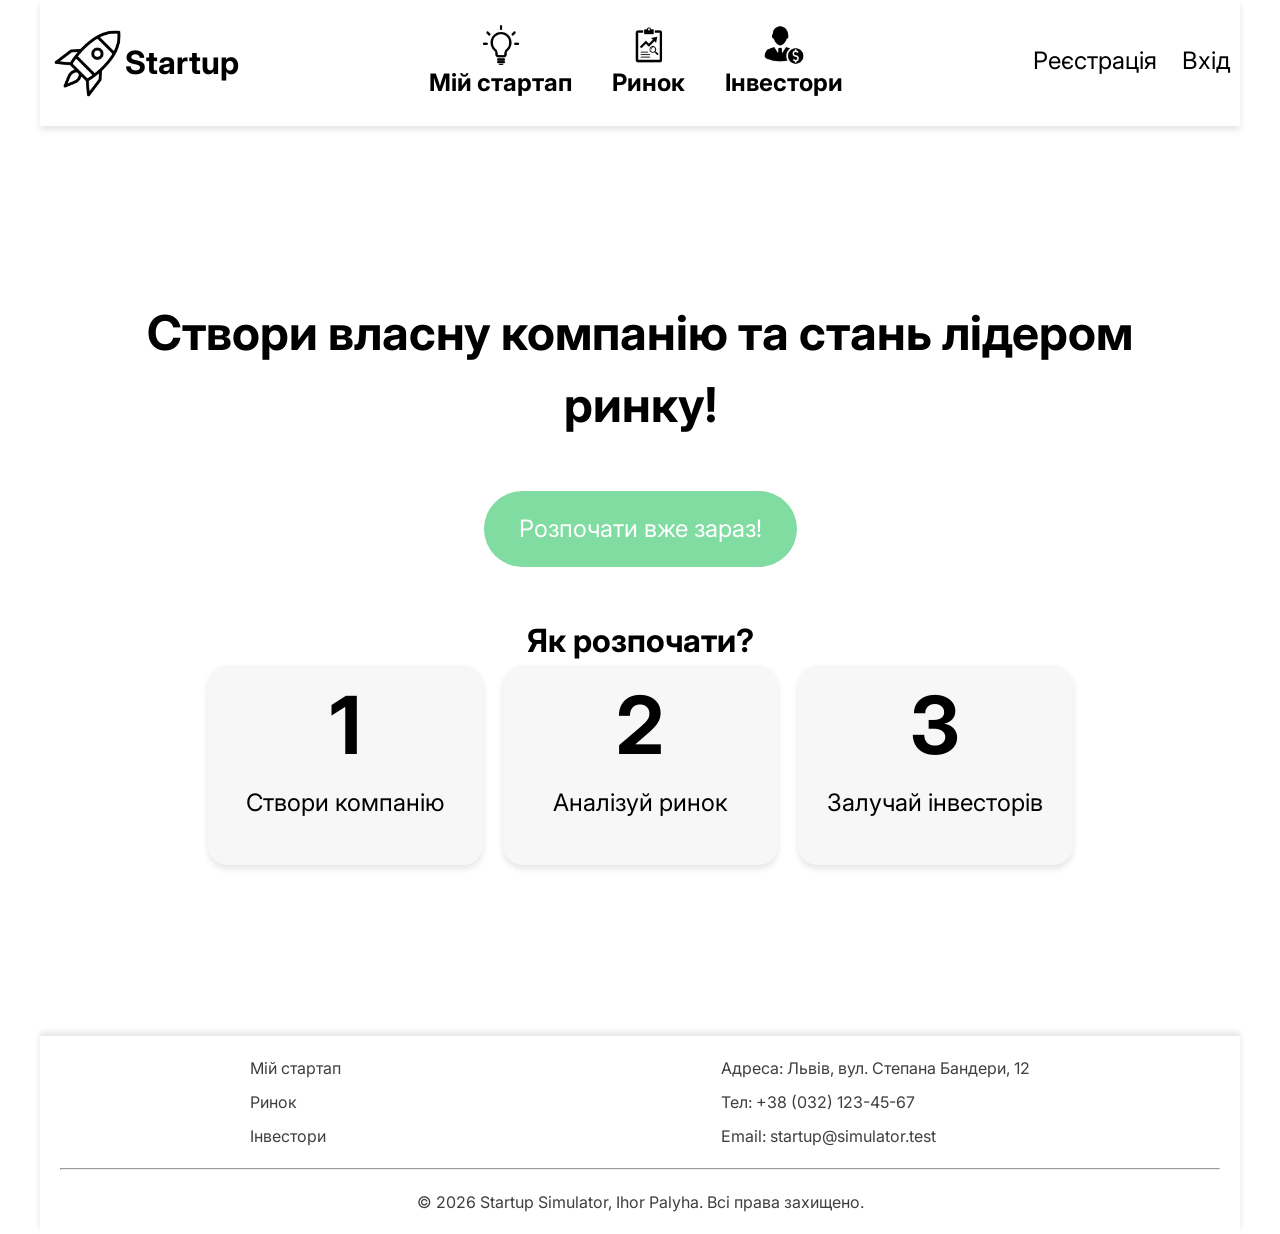
<file: lab1/index.html>
<!doctype html>
<html lang="en">
  <head>
    <meta charset="UTF-8" />
    <meta name="viewport" content="width=device-width, initial-scale=1.0" />
    <title>Startup</title>
    <link
      href="https://fonts.googleapis.com/css2?family=Inter:wght@300&display=swap"
      rel="stylesheet"
    />
    <link rel="stylesheet" href="src/css/clear.css" />
    <link rel="stylesheet" href="src/css/main.css" />
    <link rel="stylesheet" href="src/css/index.css" />
  </head>
  <body>
    <header class="header wrapper">
      <a href="index.html" class="header-main">
        <img class="header-logo" src="src/images/logo-icon.png" />
        <h1 class="header-text">Startup</h1>
      </a>

      <nav class="navigation">
        <ul class="navigation-list">
          <li>
            <a href="pages/my-startup.html" class="navigation-item">
              <img
                class="navigation-icon"
                src="src/images/startup-icon.png"
                alt="Мій стартап"
              />
              <h2 class="navigation-text">Мій стартап</h2>
            </a>
          </li>
          <li>
            <a href="pages/market.html" class="navigation-item">
              <img
                class="navigation-icon"
                src="src/images/market-icon.png"
                alt="Ринок"
              />
              <h2 class="navigation-text">Ринок</h2>
            </a>
          </li>
          <li>
            <a href="pages/investors.html" class="navigation-item">
              <img
                class="navigation-icon"
                src="src/images/investor-icon.png"
                alt="Інвестори"
              />
              <h2 class="navigation-text">Інвестори</h2>
            </a>
          </li>
        </ul>
      </nav>

      <div class="auth">
        <a class="auth-item" href="./pages/register.html">Реєстрація</a>
        <a class="auth-item" href="./pages/login.html">Вхід</a>
      </div>
    </header>

    <main class="wrapper">
      <section id="main" class="main-section">
        <h3 class="main-text">
          Створи власну компанію та стань лідером ринку!
        </h3>
        <button class="button green">
          <a href="pages/create-startup.html">Розпочати вже зараз!</a>
        </button>

        <div class="how-to-start">
          <h3 class="how-to-start-title">Як розпочати?</h3>
          <ul class="how-to-start-list">
            <li class="how-to-start-element">
              <h3 class="how-to-start-number">1</h3>
              <p class="how-to-start-text">Створи компанію</p>
            </li>
            <li class="how-to-start-element">
              <h3 class="how-to-start-number">2</h3>
              <p class="how-to-start-text">Аналізуй ринок</p>
            </li>
            <li class="how-to-start-element">
              <h3 class="how-to-start-number">3</h3>
              <p class="how-to-start-text">Залучай інвесторів</p>
            </li>
          </ul>
        </div>
      </section>
    </main>

    <footer class="footer wrapper">
      <div class="footer-content">
        <nav class="footer-navigation">
          <ul class="footer-navigation-list">
            <li class="footer-navigation-item">
              <a href="pages/my-startup.html">Мій стартап </a>
            </li>
            <li class="footer-navigation-item">
              <a href="pages/market.html">Ринок </a>
            </li>
            <li class="footer-navigation-item">
              <a href="pages/investors.html">Інвестори </a>
            </li>
          </ul>
        </nav>
        <ul class="footer-address-list">
          <li>Адреса: Львів, вул. Степана Бандери, 12</li>
          <li>Тел: +38 (032) 123-45-67</li>
          <li>Email: startup@simulator.test</li>
        </ul>
      </div>
      <hr />
      <p class="footer-author">
        © 2026 Startup Simulator, Ihor Palyha. Всі права захищено.
      </p>
    </footer>
  </body>
</html>
</file>
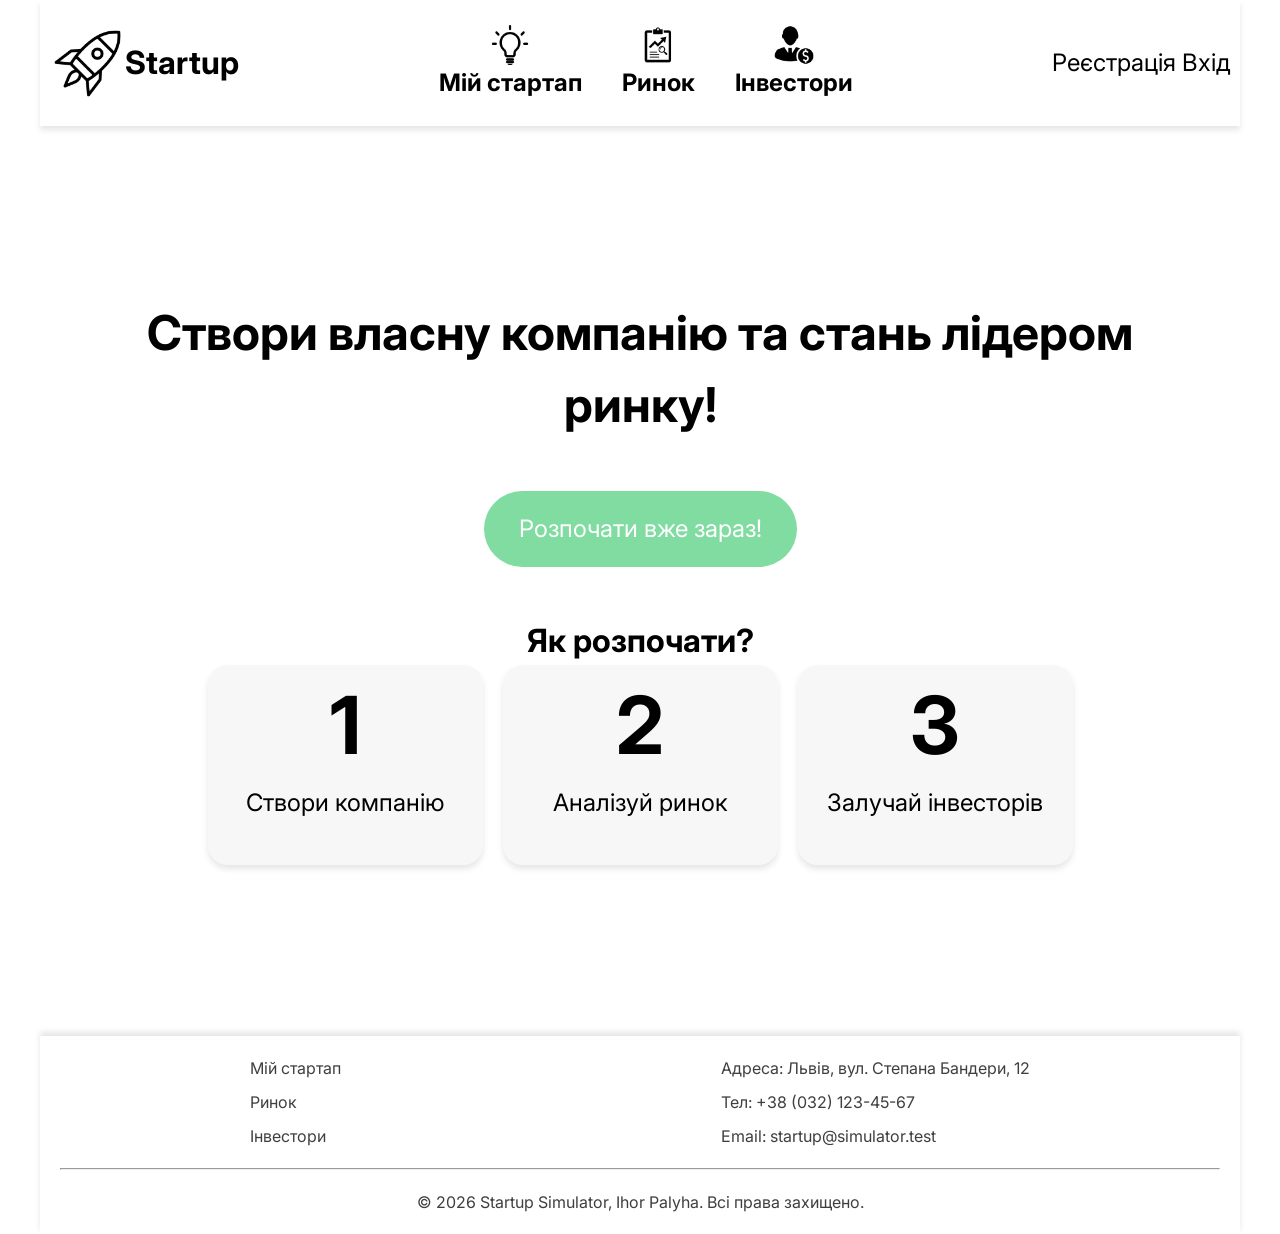
<file: lab2/index.html>
<!doctype html>
<html lang="en">
  <head>
    <meta charset="UTF-8" />
    <meta name="viewport" content="width=device-width, initial-scale=1.0" />
    <title>Startup</title>
    <link
      href="https://fonts.googleapis.com/css2?family=Inter:wght@300&display=swap"
      rel="stylesheet"
    />
    <link rel="stylesheet" href="src/css/clear.css" />
    <link rel="stylesheet" href="src/css/main.css" />
    <link rel="stylesheet" href="src/css/index.css" />
    <script type="module" src="src/js/menu.js"></script>
  </head>
  <body>
    <script src="src/js/authCheck.js"></script>
    <header class="header wrapper">
      <a href="index.html" class="header-main">
        <img class="header-logo" src="src/images/logo-icon.png" />
        <h1 class="header-text">Startup</h1>
      </a>

      <button class="burger" id="burger" aria-label="Меню">
        <span></span>
        <span></span>
        <span></span>
      </button>

      <nav id="nav" class="navigation">
        <ul class="navigation-list">
          <li>
            <a href="pages/my-startup.html" class="navigation-item">
              <img
                class="navigation-icon"
                src="src/images/startup-icon.png"
                alt="Мій стартап"
              />
              <h2 class="navigation-text">Мій стартап</h2>
            </a>
          </li>
          <li>
            <a href="pages/market.html" class="navigation-item">
              <img
                class="navigation-icon"
                src="src/images/market-icon.png"
                alt="Ринок"
              />
              <h2 class="navigation-text">Ринок</h2>
            </a>
          </li>
          <li>
            <a href="pages/investors.html" class="navigation-item">
              <img
                class="navigation-icon"
                src="src/images/investor-icon.png"
                alt="Інвестори"
              />
              <h2 class="navigation-text">Інвестори</h2>
            </a>
          </li>
        </ul>
      </nav>

      <div class="auth guest-only">
        <a class="auth-item" href="pages/register.html">Реєстрація</a>
        <a class="auth-item" href="pages/login.html">Вхід</a>
      </div>

      <div class="auth-only">
        <a class="auth-item" onclick="logout()">Вихід</a>
      </div>
    </header>

    <main class="wrapper">
      <section id="main" class="main-section">
        <h3 class="main-text">
          Створи власну компанію та стань лідером ринку!
        </h3>
        <button class="button green">
          <a href="pages/create-startup.html">Розпочати вже зараз!</a>
        </button>

        <div class="how-to-start">
          <h3 class="how-to-start-title">Як розпочати?</h3>
          <ul class="how-to-start-list">
            <li class="how-to-start-element">
              <h3 class="how-to-start-number">1</h3>
              <p class="how-to-start-text">Створи компанію</p>
            </li>
            <li class="how-to-start-element">
              <h3 class="how-to-start-number">2</h3>
              <p class="how-to-start-text">Аналізуй ринок</p>
            </li>
            <li class="how-to-start-element">
              <h3 class="how-to-start-number">3</h3>
              <p class="how-to-start-text">Залучай інвесторів</p>
            </li>
          </ul>
        </div>
      </section>
    </main>

    <footer class="footer wrapper">
      <div class="footer-content">
        <nav class="footer-navigation">
          <ul class="footer-navigation-list">
            <li class="footer-navigation-item">
              <a href="pages/my-startup.html">Мій стартап </a>
            </li>
            <li class="footer-navigation-item">
              <a href="pages/market.html">Ринок </a>
            </li>
            <li class="footer-navigation-item">
              <a href="pages/investors.html">Інвестори </a>
            </li>
          </ul>
        </nav>
        <ul class="footer-address-list">
          <li>Адреса: Львів, вул. Степана Бандери, 12</li>
          <li>Тел: +38 (032) 123-45-67</li>
          <li>Email: startup@simulator.test</li>
        </ul>
      </div>
      <hr />
      <p class="footer-author">
        © 2026 Startup Simulator, Ihor Palyha. Всі права захищено.
      </p>
    </footer>
  </body>
</html>
</file>
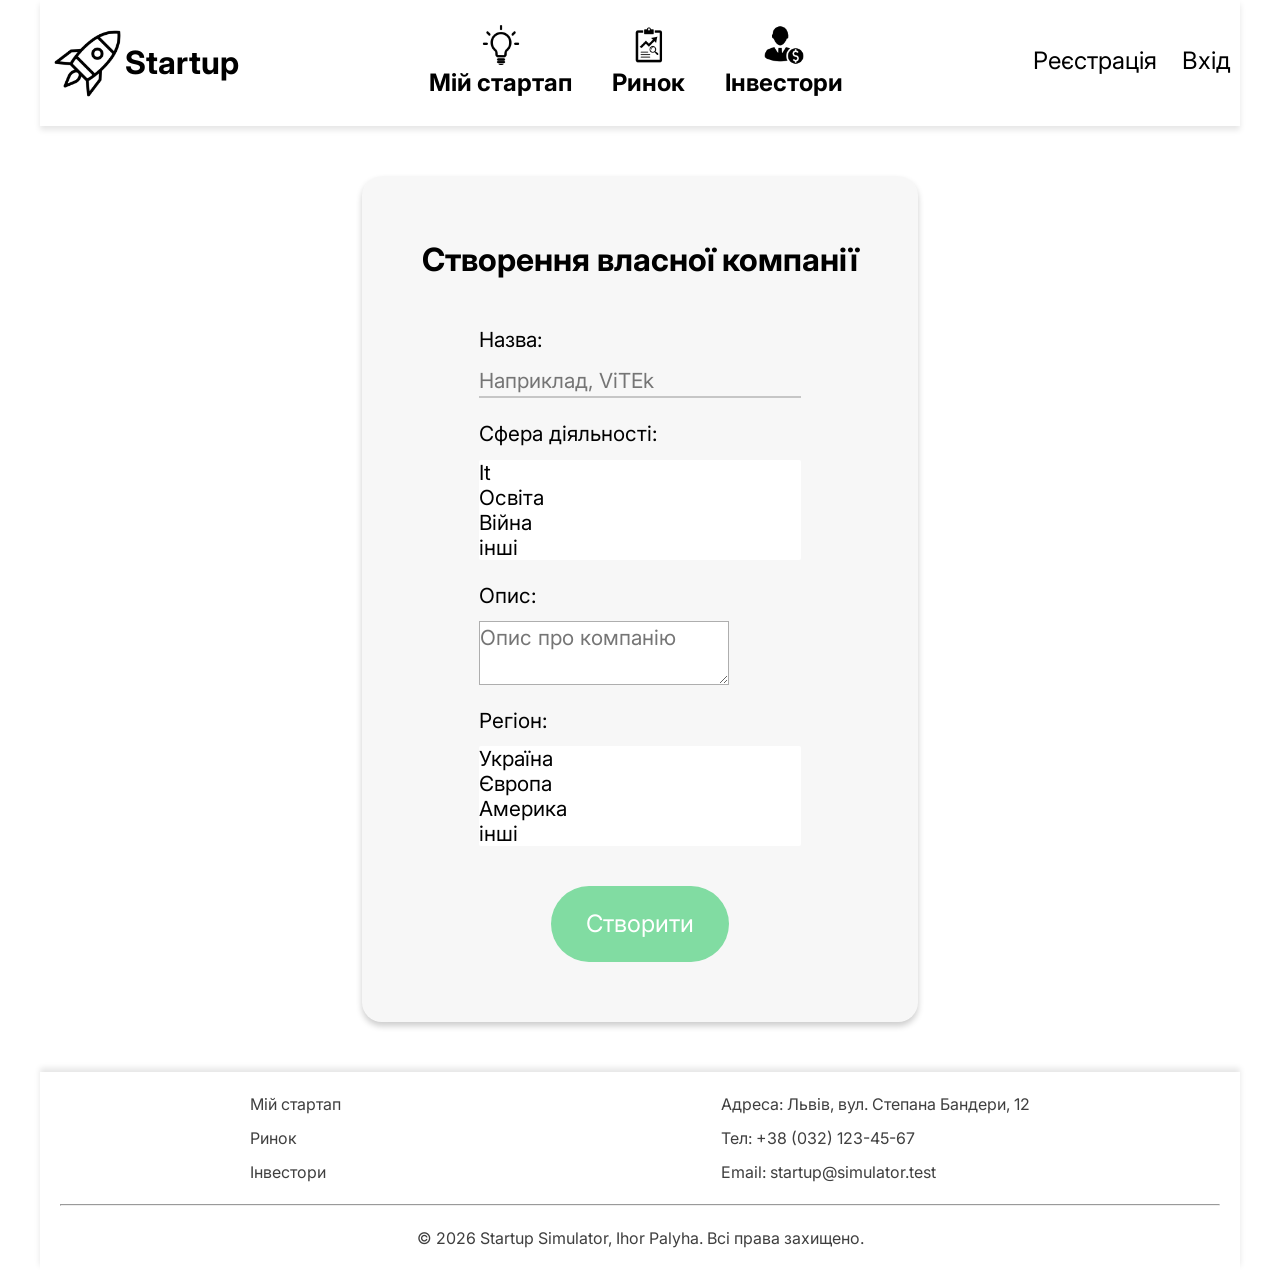
<file: lab1/pages/create-startup.html>
<!doctype html>
<html lang="en">
  <head>
    <meta charset="UTF-8" />
    <meta name="viewport" content="width=device-width, initial-scale=1.0" />
    <title>Startup login</title>
    <link
      href="https://fonts.googleapis.com/css2?family=Inter:wght@300&display=swap"
      rel="stylesheet"
    />
    <link rel="stylesheet" href="../src/css/clear.css" />
    <link rel="stylesheet" href="../src/css/main.css" />
    <link rel="stylesheet" href="../src/css/create-startup.css" />
  </head>
  <body>
    <header class="header wrapper">
      <a href="../index.html" class="header-main">
        <img class="header-logo" src="../src/images/logo-icon.png" />
        <h1 class="header-text">Startup</h1>
      </a>

      <nav class="navigation">
        <ul class="navigation-list">
          <li>
            <a href="../pages/my-startup.html" class="navigation-item">
              <img
                class="navigation-icon"
                src="../src/images/startup-icon.png"
                alt="Мій стартап"
              />
              <h2 class="navigation-text">Мій стартап</h2>
            </a>
          </li>
          <li>
            <a href="../pages/market.html" class="navigation-item">
              <img
                class="navigation-icon"
                src="../src/images/market-icon.png"
                alt="Ринок"
              />
              <h2 class="navigation-text">Ринок</h2>
            </a>
          </li>
          <li>
            <a href="../pages/investors.html" class="navigation-item">
              <img
                class="navigation-icon"
                src="../src/images/investor-icon.png"
                alt="Інвестори"
              />
              <h2 class="navigation-text">Інвестори</h2>
            </a>
          </li>
        </ul>
      </nav>

      <div class="auth">
        <a class="auth-item" href="../pages/register.html">Реєстрація</a>
        <a class="auth-item" href="../pages/login.html">Вхід</a>
      </div>
    </header>

    <main class="wrapper">
      <section id="startup" class="startup-section">
        <form class="startup-form">
          <h3 class="startup-title">Створення власної компанії</h3>
          <div class="startup-form-content">
            <div class="startup-form-item">
              <label class="startup-form-label" for="company"> Назва: </label>
              <input
                class="startup-form-input"
                name="company"
                placeholder="Наприклад, ViTEk"
              />
            </div>

            <div class="startup-form-item">
              <label class="startup-form-label" for="field">
                Сфера діяльності:
              </label>
              <select class="startup-form-input" name="field" multiple>
                <option value="it">It</option>
                <option value="school">Освіта</option>
                <option value="war">Війна</option>
                <option value="other">інші</option>
              </select>
            </div>

            <div class="startup-form-item">
              <label class="startup-form-label" for="description">
                Опис:
              </label>
              <textarea
                class="startup-form-input"
                placeholder="Опис про компанію"
                name="description"
              ></textarea>
            </div>

            <div class="startup-form-item">
              <label class="startup-form-label" for="region"> Регіон: </label>
              <select class="startup-form-input" name="field" multiple>
                <option value="ukraine">Україна</option>
                <option value="europe">Європа</option>
                <option value="usa">Америка</option>
                <option value="other">інші</option>
              </select>
            </div>
          </div>
          <button class="button green">Створити</button>
        </form>
      </section>
    </main>

    <footer class="footer wrapper">
      <div class="footer-content">
        <nav class="footer-navigation">
          <ul class="footer-navigation-list">
            <li class="footer-navigation-item">
              <a href="../pages/my-startup.html">Мій стартап </a>
            </li>
            <li class="footer-navigation-item">
              <a href="../pages/market.html">Ринок </a>
            </li>
            <li class="footer-navigation-item">
              <a href="../pages/investors.html">Інвестори </a>
            </li>
          </ul>
        </nav>
        <ul class="footer-address-list">
          <li>Адреса: Львів, вул. Степана Бандери, 12</li>
          <li>Тел: +38 (032) 123-45-67</li>
          <li>Email: startup@simulator.test</li>
        </ul>
      </div>
      <hr />
      <p class="footer-author">
        © 2026 Startup Simulator, Ihor Palyha. Всі права захищено.
      </p>
    </footer>
  </body>
</html>
</file>
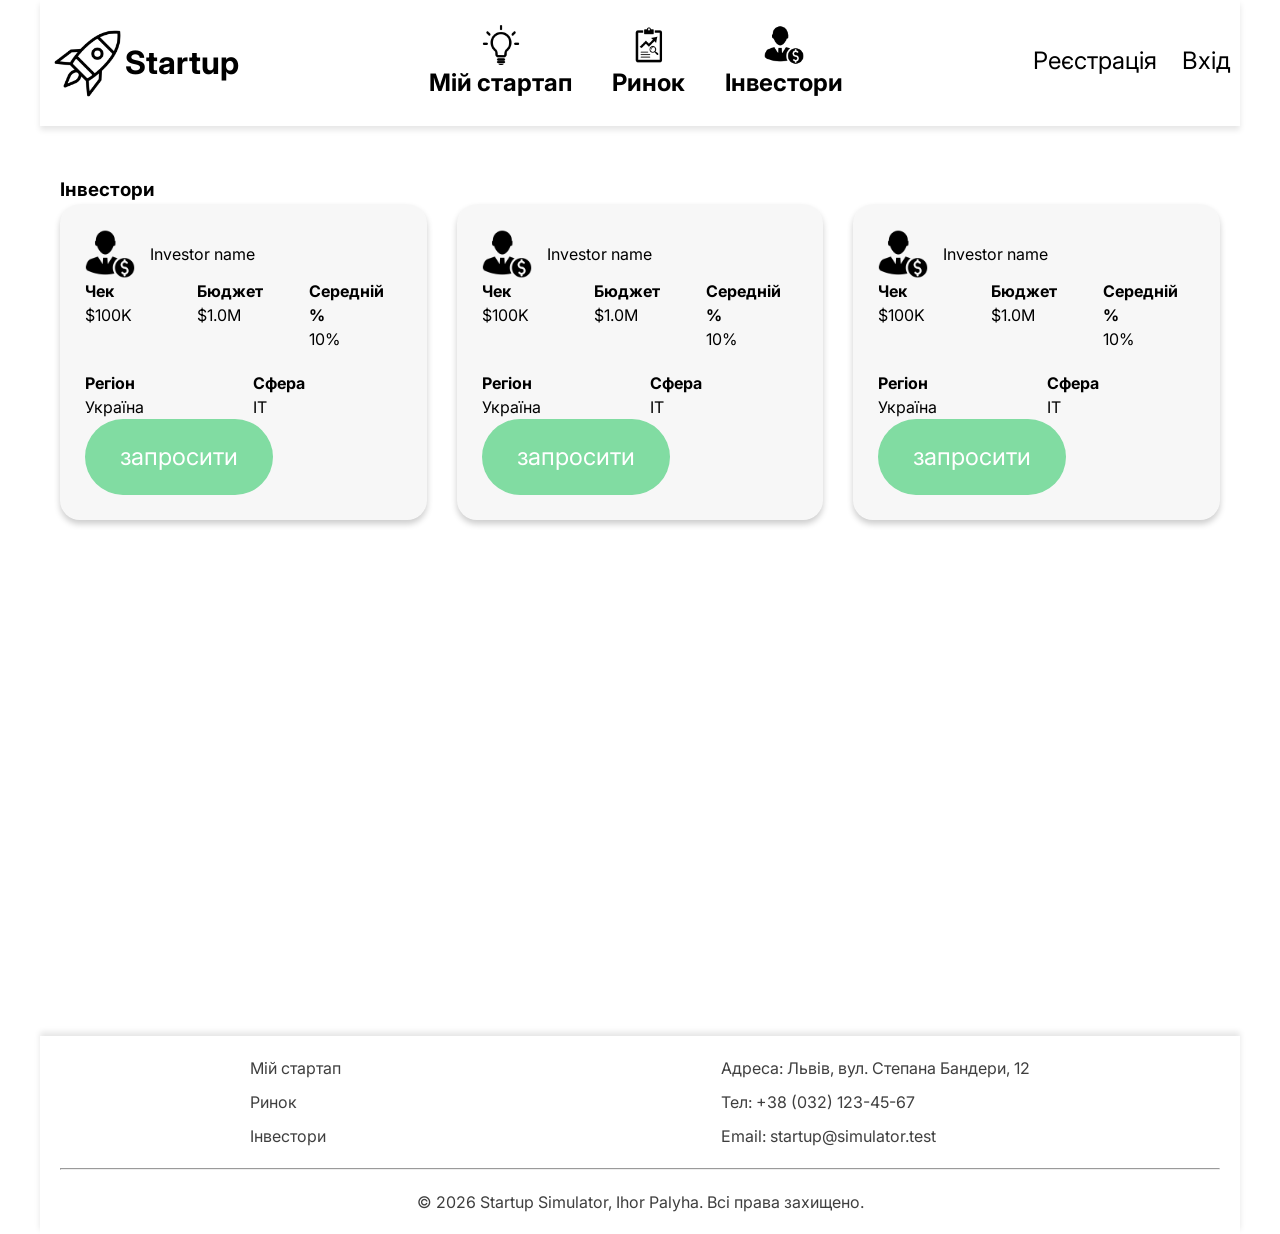
<file: lab1/pages/investors.html>
<!doctype html>
<html lang="en">
  <head>
    <meta charset="UTF-8" />
    <meta name="viewport" content="width=device-width, initial-scale=1.0" />
    <title>Startup investors</title>
    <link
      href="https://fonts.googleapis.com/css2?family=Inter:wght@300&display=swap"
      rel="stylesheet"
    />
    <link rel="stylesheet" href="../src/css/clear.css" />
    <link rel="stylesheet" href="../src/css/main.css" />
    <link rel="stylesheet" href="../src/css/investors.css" />
  </head>
  <body>
    <header class="header wrapper">
      <a href="../index.html" class="header-main">
        <img class="header-logo" src="../src/images/logo-icon.png" />
        <h1 class="header-text">Startup</h1>
      </a>

      <nav class="navigation">
        <ul class="navigation-list">
          <li>
            <a href="../pages/my-startup.html" class="navigation-item">
              <img
                class="navigation-icon"
                src="../src/images/startup-icon.png"
                alt="Мій стартап"
              />
              <h2 class="navigation-text">Мій стартап</h2>
            </a>
          </li>
          <li>
            <a href="../pages/market.html" class="navigation-item">
              <img
                class="navigation-icon"
                src="../src/images/market-icon.png"
                alt="Ринок"
              />
              <h2 class="navigation-text">Ринок</h2>
            </a>
          </li>
          <li>
            <a href="../pages/investors.html" class="navigation-item">
              <img
                class="navigation-icon"
                src="../src/images/investor-icon.png"
                alt="Інвестори"
              />
              <h2 class="navigation-text">Інвестори</h2>
            </a>
          </li>
        </ul>
      </nav>

      <div class="auth">
        <a class="auth-item" href="../pages/register.html">Реєстрація</a>
        <a class="auth-item" href="../pages/login.html">Вхід</a>
      </div>
    </header>

    <main class="wrapper">
      <section id="investors" class="investors-section">
        <h3 class="investors-title">Інвестори</h3>

        <ul class="investor-list">
          <li class="investor-item">
            <div class="investor-header">
              <img
                class="investor-icon"
                src="../src/images/investor-icon.png"
                alt="Investor icon"
              />
              <p class="investor-name">Investor name</p>
            </div>

            <div class="investor-body">
              <div class="investor-check">
                <div class="investor-block-item">
                  <h4>Чек</h4>
                  <p>$100K</p>
                </div>

                <div class="investor-block-item">
                  <h4>Бюджет</h4>
                  <p>$1.0M</p>
                </div>

                <div class="investor-block-item">
                  <h4>Середній %</h4>
                  <p>10%</p>
                </div>
              </div>

              <div class="investor-info">
                <div class="investor-block-item">
                  <h4>Регіон</h4>
                  <p>Україна</p>
                </div>

                <div class="investor-block-item">
                  <h4>Сфера</h4>
                  <p>IT</p>
                </div>
              </div>
            </div>

            <button type="button" class="button green investor-button">
              запросити
            </button>
          </li>
          <li class="investor-item">
            <div class="investor-header">
              <img
                class="investor-icon"
                src="../src/images/investor-icon.png"
                alt="Investor icon"
              />
              <p class="investor-name">Investor name</p>
            </div>

            <div class="investor-body">
              <div class="investor-check">
                <div class="investor-block-item">
                  <h4>Чек</h4>
                  <p>$100K</p>
                </div>

                <div class="investor-block-item">
                  <h4>Бюджет</h4>
                  <p>$1.0M</p>
                </div>

                <div class="investor-block-item">
                  <h4>Середній %</h4>
                  <p>10%</p>
                </div>
              </div>

              <div class="investor-info">
                <div class="investor-block-item">
                  <h4>Регіон</h4>
                  <p>Україна</p>
                </div>

                <div class="investor-block-item">
                  <h4>Сфера</h4>
                  <p>IT</p>
                </div>
              </div>
            </div>

            <button type="button" class="button green investor-button">
              запросити
            </button>
          </li>
          <li class="investor-item">
            <div class="investor-header">
              <img
                class="investor-icon"
                src="../src/images/investor-icon.png"
                alt="Investor icon"
              />
              <p class="investor-name">Investor name</p>
            </div>

            <div class="investor-body">
              <div class="investor-check">
                <div class="investor-block-item">
                  <h4>Чек</h4>
                  <p>$100K</p>
                </div>

                <div class="investor-block-item">
                  <h4>Бюджет</h4>
                  <p>$1.0M</p>
                </div>

                <div class="investor-block-item">
                  <h4>Середній %</h4>
                  <p>10%</p>
                </div>
              </div>

              <div class="investor-info">
                <div class="investor-block-item">
                  <h4>Регіон</h4>
                  <p>Україна</p>
                </div>

                <div class="investor-block-item">
                  <h4>Сфера</h4>
                  <p>IT</p>
                </div>
              </div>
            </div>

            <button type="button" class="button green investor-button">
              запросити
            </button>
          </li>
        </ul>
      </section>
    </main>

    <footer class="footer wrapper">
      <div class="footer-content">
        <nav class="footer-navigation">
          <ul class="footer-navigation-list">
            <li class="footer-navigation-item">
              <a href="../pages/my-startup.html">Мій стартап </a>
            </li>
            <li class="footer-navigation-item">
              <a href="../pages/market.html">Ринок </a>
            </li>
            <li class="footer-navigation-item">
              <a href="../pages/investors.html">Інвестори </a>
            </li>
          </ul>
        </nav>
        <ul class="footer-address-list">
          <li>Адреса: Львів, вул. Степана Бандери, 12</li>
          <li>Тел: +38 (032) 123-45-67</li>
          <li>Email: startup@simulator.test</li>
        </ul>
      </div>
      <hr />
      <p class="footer-author">
        © 2026 Startup Simulator, Ihor Palyha. Всі права захищено.
      </p>
    </footer>
  </body>
</html>
</file>
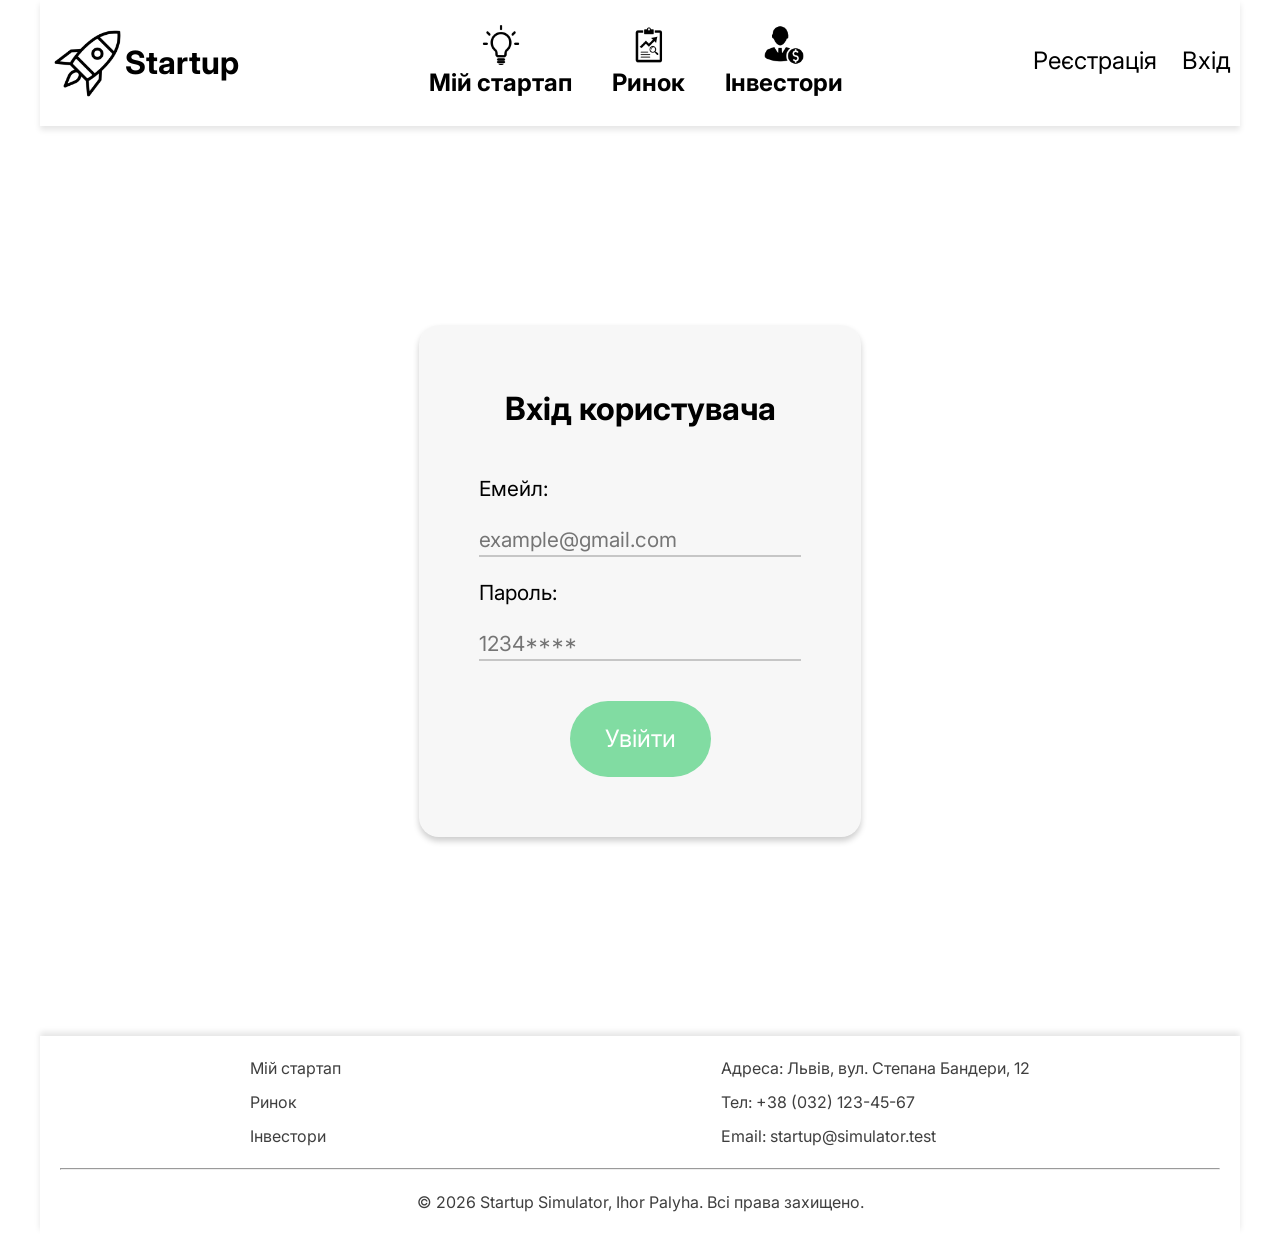
<file: lab1/pages/login.html>
<!doctype html>
<html lang="en">
  <head>
    <meta charset="UTF-8" />
    <meta name="viewport" content="width=device-width, initial-scale=1.0" />
    <title>Startup login</title>
    <link
      href="https://fonts.googleapis.com/css2?family=Inter:wght@300&display=swap"
      rel="stylesheet"
    />
    <link rel="stylesheet" href="../src/css/clear.css" />
    <link rel="stylesheet" href="../src/css/main.css" />
    <link rel="stylesheet" href="../src/css/login.css" />
  </head>
  <body>
    <header class="header wrapper">
      <a href="../index.html" class="header-main">
        <img class="header-logo" src="../src/images/logo-icon.png" />
        <h1 class="header-text">Startup</h1>
      </a>

      <nav class="navigation">
        <ul class="navigation-list">
          <li>
            <a href="../pages/my-startup.html" class="navigation-item">
              <img
                class="navigation-icon"
                src="../src/images/startup-icon.png"
                alt="Мій стартап"
              />
              <h2 class="navigation-text">Мій стартап</h2>
            </a>
          </li>
          <li>
            <a href="../pages/market.html" class="navigation-item">
              <img
                class="navigation-icon"
                src="../src/images/market-icon.png"
                alt="Ринок"
              />
              <h2 class="navigation-text">Ринок</h2>
            </a>
          </li>
          <li>
            <a href="../pages/investors.html" class="navigation-item">
              <img
                class="navigation-icon"
                src="../src/images/investor-icon.png"
                alt="Інвестори"
              />
              <h2 class="navigation-text">Інвестори</h2>
            </a>
          </li>
        </ul>
      </nav>

      <div class="auth">
        <a class="auth-item" href="../pages/register.html">Реєстрація</a>
        <a class="auth-item" href="../pages/login.html">Вхід</a>
      </div>
    </header>

    <main class="wrapper">
      <section id="login" class="login-section">
        <form class="login-form">
          <h3 class="login-title">Вхід користувача</h3>
          <div class="login-form-content">
            <div class="login-item">
              <label class="login-label" for="email"> Емейл: </label>
              <input
                class="login-input"
                name="email"
                type="email"
                placeholder="example@gmail.com"
              />
            </div>

            <div class="login-item">
              <label class="login-label" for="password"> Пароль: </label>
              <input
                class="login-input"
                name="password"
                type="password"
                placeholder="1234****"
                minlength="8"
                maxlength="16"
              />
            </div>
          </div>
          <button class="button green">Увійти</button>
        </form>
      </section>
    </main>

    <footer class="footer wrapper">
      <div class="footer-content">
        <nav class="footer-navigation">
          <ul class="footer-navigation-list">
            <li class="footer-navigation-item">
              <a href="../pages/my-startup.html">Мій стартап </a>
            </li>
            <li class="footer-navigation-item">
              <a href="../pages/market.html">Ринок </a>
            </li>
            <li class="footer-navigation-item">
              <a href="../pages/investors.html">Інвестори </a>
            </li>
          </ul>
        </nav>
        <ul class="footer-address-list">
          <li>Адреса: Львів, вул. Степана Бандери, 12</li>
          <li>Тел: +38 (032) 123-45-67</li>
          <li>Email: startup@simulator.test</li>
        </ul>
      </div>
      <hr />
      <p class="footer-author">
        © 2026 Startup Simulator, Ihor Palyha. Всі права захищено.
      </p>
    </footer>
  </body>
</html>
</file>
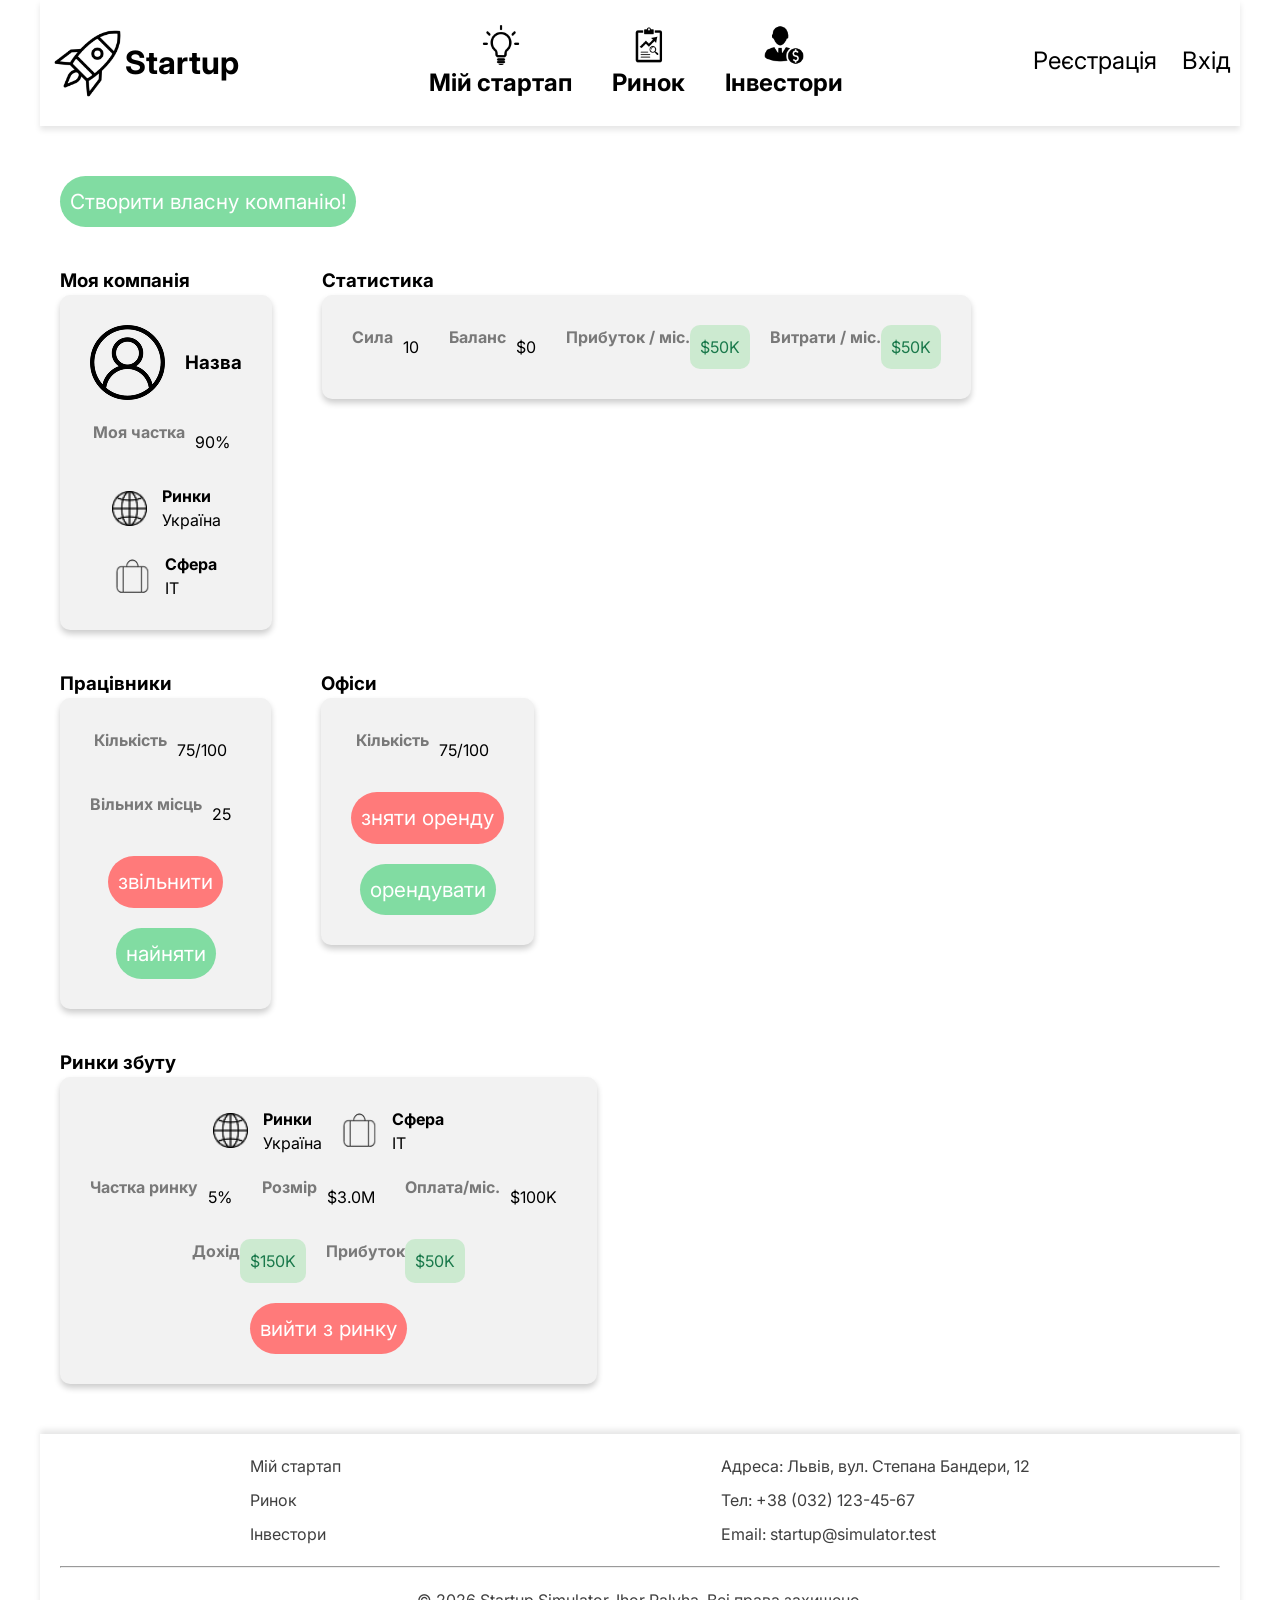
<file: lab1/pages/my-startup.html>
<!doctype html>
<html lang="en">
  <head>
    <meta charset="UTF-8" />
    <meta name="viewport" content="width=device-width, initial-scale=1.0" />
    <title>My Startup</title>
    <link
      href="https://fonts.googleapis.com/css2?family=Inter:wght@300&display=swap"
      rel="stylesheet"
    />
    <link rel="stylesheet" href="../src/css/clear.css" />
    <link rel="stylesheet" href="../src/css/main.css" />
    <link rel="stylesheet" href="../src/css/my-startup.css" />
  </head>
  <body>
    <header class="header wrapper">
      <a href="../index.html" class="header-main">
        <img class="header-logo" src="../src/images/logo-icon.png" />
        <h1 class="header-text">Startup</h1>
      </a>

      <nav class="navigation">
        <ul class="navigation-list">
          <li>
            <a href="../pages/my-startup.html" class="navigation-item">
              <img
                class="navigation-icon"
                src="../src/images/startup-icon.png"
                alt="Мій стартап"
              />
              <h2 class="navigation-text">Мій стартап</h2>
            </a>
          </li>
          <li>
            <a href="../pages/market.html" class="navigation-item">
              <img
                class="navigation-icon"
                src="../src/images/market-icon.png"
                alt="Ринок"
              />
              <h2 class="navigation-text">Ринок</h2>
            </a>
          </li>
          <li>
            <a href="../pages/investors.html" class="navigation-item">
              <img
                class="navigation-icon"
                src="../src/images/investor-icon.png"
                alt="Інвестори"
              />
              <h2 class="navigation-text">Інвестори</h2>
            </a>
          </li>
        </ul>
      </nav>

      <div class="auth">
        <a class="auth-item" href="../pages/register.html">Реєстрація</a>
        <a class="auth-item" href="../pages/login.html">Вхід</a>
      </div>
    </header>

    <main class="wrapper">
      <section id="my-startup" class="my-startup-section">

        <button class="button green">
          <a href="create-startup.html">Створити власну компанію!</a>
        </button>

        <div class="my-startup-info">
          <div class="my-startup-info-element">
            <h3 class="my-startup-info-title">Моя компанія</h3>

            <div class="my-startup-info-block">
              <div class="my-startup-header">
                <img
                  class="my-startup-logo"
                  src="../src/images/my-company-icon.png"
                />
                <h3 class="my-startup-title">Назва</h3>
              </div>

              <div class="my-startup-block">
                <div class="my-startup-block-item">
                  <h4>Моя частка</h4>
                  <p>90%</p>
                </div>
              </div>

              <div class="my-startup-item">
                <img src="../src/images/region-icon.png" />
                <div>
                  <h4>Ринки</h4>
                  <p>Україна</p>
                </div>
              </div>

              <div class="my-startup-item">
                <img src="../src/images/field-icon.png" />
                <div>
                  <h4>Сфера</h4>
                  <p>IT</p>
                </div>
              </div>
            </div>
          </div>

          <div class="my-startup-info-element">
            <h3 class="my-startup-info-title">Статистика</h3>

            <div class="my-startup-info-block">
              <div class="my-startup-block">
                <div class="my-startup-block-item">
                  <h4>Сила</h4>
                  <p>10</p>
                </div>
                <div class="my-startup-block-item">
                  <h4>Баланс</h4>
                  <p>$0</p>
                </div>
                <div class="my-startup-block-item">
                  <h4>Прибуток / міс.</h4>
                  <p class="green">$50K</p>
                </div>
                <div class="my-startup-block-item">
                  <h4>Витрати / міс.</h4>
                  <p class="green">$50K</p>
                </div>
              </div>
            </div>
          </div>
        </div>

        <div class="my-startup-managment">
          <div class="my-startup-info-element">
            <h3 class="my-startup-info-title">Працівники</h3>

            <div class="my-startup-info-block">
              <div class="my-startup-block-item">
                <h4>Кількість</h4>
                <p>75/100</p>
              </div>

              <div class="my-startup-block-item">
                <h4>Вільних місць</h4>
                <p>25</p>
              </div>

              <button type="button" class="button red">звільнити</button>
              <button type="button" class="button green">найняти</button>
            </div>
          </div>

          <div class="my-startup-info-element">
            <h3 class="my-startup-info-title">Офіси</h3>

            <div class="my-startup-info-block">
              <div class="my-startup-block-item">
                <h4>Кількість</h4>
                <p>75/100</p>
              </div>

              <button type="button" class="button red">зняти оренду</button>
              <button type="button" class="button green">орендувати</button>
            </div>
          </div>
        </div>

        <div class="my-startup-market">
          <div class="my-startup-info-element">
            <h3 class="my-startup-info-title">Ринки збуту</h3>

            <div class="my-startup-info-block">
              <div class="my-startup-header">
                <div class="my-startup-item">
                  <img src="../src/images/region-icon.png" />
                  <div>
                    <h4>Ринки</h4>
                    <p>Україна</p>
                  </div>
                </div>

                <div class="my-startup-item">
                  <img src="../src/images/field-icon.png" />
                  <div>
                    <h4>Сфера</h4>
                    <p>IT</p>
                  </div>
                </div>
              </div>

              <div class="my-startup-block">
                <div class="my-startup-block-item">
                  <h4>Частка ринку</h4>
                  <p>5%</p>
                </div>
                <div class="my-startup-block-item">
                  <h4>Розмір</h4>
                  <p>$3.0M</p>
                </div>
                <div class="my-startup-block-item">
                  <h4>Оплата/міс.</h4>
                  <p>$100K</p>
                </div>
              </div>

              <div class="my-startup-block">
                <div class="my-startup-block-item">
                  <h4>Дохід</h4>
                  <p class="green">$150K</p>
                </div>
                <div class="my-startup-block-item">
                  <h4>Прибуток</h4>
                  <p class="green">$50K</p>
                </div>
              </div>

              <button type="button" class="button red">вийти з ринку</button>
            </div>
          </div>
        </div>
      </section>
    </main>

    <footer class="footer wrapper">
      <div class="footer-content">
        <nav class="footer-navigation">
          <ul class="footer-navigation-list">
            <li class="footer-navigation-item">
              <a href="../pages/my-startup.html">Мій стартап </a>
            </li>
            <li class="footer-navigation-item">
              <a href="../pages/market.html">Ринок </a>
            </li>
            <li class="footer-navigation-item">
              <a href="../pages/investors.html">Інвестори </a>
            </li>
          </ul>
        </nav>
        <ul class="footer-address-list">
          <li>Адреса: Львів, вул. Степана Бандери, 12</li>
          <li>Тел: +38 (032) 123-45-67</li>
          <li>Email: startup@simulator.test</li>
        </ul>
      </div>
      <hr />
      <p class="footer-author">
        © 2026 Startup Simulator, Ihor Palyha. Всі права захищено.
      </p>
    </footer>
  </body>
</html>
</file>
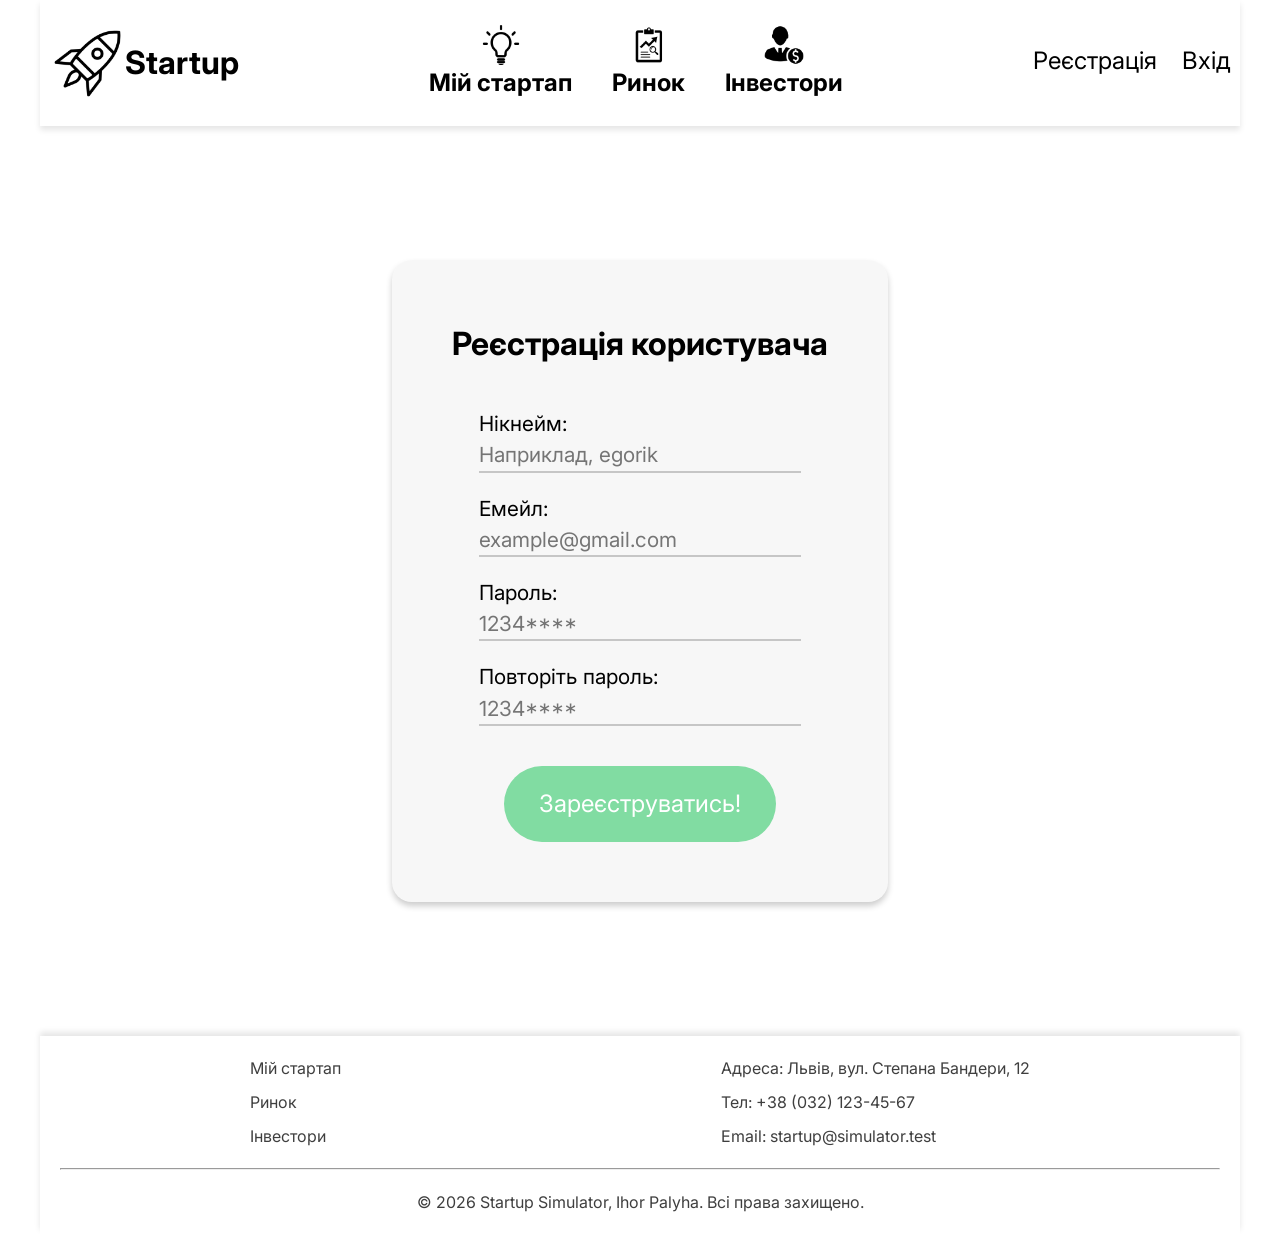
<file: lab1/pages/register.html>
<!doctype html>
<html lang="en">
  <head>
    <meta charset="UTF-8" />
    <meta name="viewport" content="width=device-width, initial-scale=1.0" />
    <title>Startup register</title>
    <link
      href="https://fonts.googleapis.com/css2?family=Inter:wght@300&display=swap"
      rel="stylesheet"
    />
    <link rel="stylesheet" href="../src/css/clear.css" />
    <link rel="stylesheet" href="../src/css/main.css" />
    <link rel="stylesheet" href="../src/css/register.css" />
  </head>
  <body>
    <header class="header wrapper">
      <a href="../index.html" class="header-main">
        <img class="header-logo" src="../src/images/logo-icon.png" />
        <h1 class="header-text">Startup</h1>
      </a>

      <nav class="navigation">
        <ul class="navigation-list">
          <li>
            <a href="../pages/my-startup.html" class="navigation-item">
              <img
                class="navigation-icon"
                src="../src/images/startup-icon.png"
                alt="Мій стартап"
              />
              <h2 class="navigation-text">Мій стартап</h2>
            </a>
          </li>
          <li>
            <a href="../pages/market.html" class="navigation-item">
              <img
                class="navigation-icon"
                src="../src/images/market-icon.png"
                alt="Ринок"
              />
              <h2 class="navigation-text">Ринок</h2>
            </a>
          </li>
          <li>
            <a href="../pages/investors.html" class="navigation-item">
              <img
                class="navigation-icon"
                src="../src/images/investor-icon.png"
                alt="Інвестори"
              />
              <h2 class="navigation-text">Інвестори</h2>
            </a>
          </li>
        </ul>
      </nav>

      <div class="auth">
        <a class="auth-item" href="../pages/register.html">Реєстрація</a>
        <a class="auth-item" href="../pages/login.html">Вхід</a>
      </div>
    </header>

    <main class="wrapper">
      <section id="register" class="register-section">
        <form class="register-form">
          <h3 class="register-title">Реєстрація користувача</h3>
          <div class="register-form-content">
            <div class="register-item">
              <label class="register-label" for="nickname"> Нікнейм: </label>
              <input
                class="register-input"
                name="nickname"
                placeholder="Наприклад, egorik"
              />
            </div>

            <div class="register-item">
              <label class="register-label" for="email"> Емейл: </label>
              <input
                class="register-input"
                name="email"
                type="email"
                placeholder="example@gmail.com"
              />
            </div>

            <div class="register-item">
              <label class="register-label" for="password"> Пароль: </label>
              <input
                class="register-input"
                name="password"
                type="password"
                placeholder="1234****"
                minlength="8"
                maxlength="16"
              />
            </div>

            <div class="register-item">
              <label class="register-label" for="repeat-password">
                Повторіть пароль:
              </label>
              <input
                class="register-input"
                name="repeat-password"
                type="password"
                placeholder="1234****"
                minlength="8"
                maxlength="16"
              />
            </div>
          </div>
          <button class="button green">Зареєструватись!</button>
        </form>
      </section>
    </main>

    <footer class="footer wrapper">
      <div class="footer-content">
        <nav class="footer-navigation">
          <ul class="footer-navigation-list">
            <li class="footer-navigation-item">
              <a href="../pages/my-startup.html">Мій стартап </a>
            </li>
            <li class="footer-navigation-item">
              <a href="../pages/market.html">Ринок </a>
            </li>
            <li class="footer-navigation-item">
              <a href="../pages/investors.html">Інвестори </a>
            </li>
          </ul>
        </nav>
        <ul class="footer-address-list">
          <li>Адреса: Львів, вул. Степана Бандери, 12</li>
          <li>Тел: +38 (032) 123-45-67</li>
          <li>Email: startup@simulator.test</li>
        </ul>
      </div>
      <hr />
      <p class="footer-author">
        © 2026 Startup Simulator, Ihor Palyha. Всі права захищено.
      </p>
    </footer>
  </body>
</html>
</file>
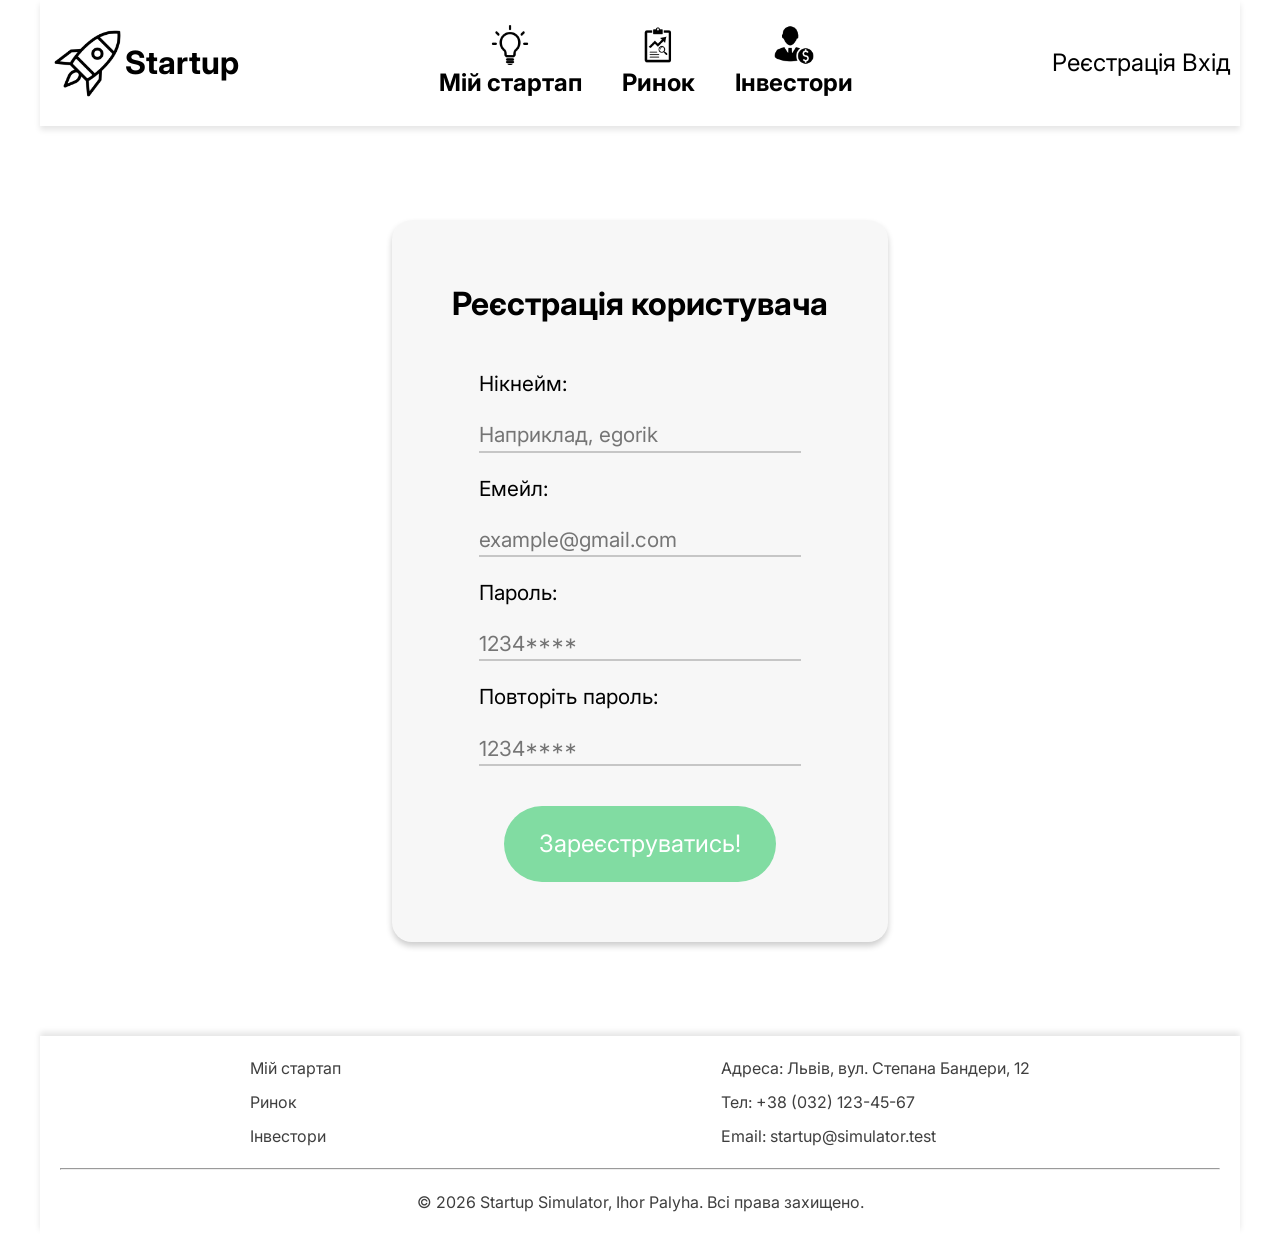
<file: lab2/pages/create-startup.html>
<!doctype html>
<html lang="en">
  <head>
    <meta charset="UTF-8" />
    <meta name="viewport" content="width=device-width, initial-scale=1.0" />
    <title>Startup login</title>
    <link
      href="https://fonts.googleapis.com/css2?family=Inter:wght@300&display=swap"
      rel="stylesheet"
    />
    <link rel="stylesheet" href="../src/css/clear.css" />
    <link rel="stylesheet" href="../src/css/main.css" />
    <link rel="stylesheet" href="../src/css/create-startup.css" />
    <script type="module" src="../src/js/storage.js"></script>
    <script type="module" src="../src/js/createCompany.js"></script>
    <script type="module" src="../src/js/menu.js"></script>
  </head>
  <body>
    <script src="../src/js/authCheck.js"></script>
    <header class="header wrapper">
      <a href="../index.html" class="header-main">
        <img class="header-logo" src="../src/images/logo-icon.png" />
        <h1 class="header-text">Startup</h1>
      </a>

      <button class="burger" id="burger" aria-label="Меню">
        <span></span>
        <span></span>
        <span></span>
      </button>

      <nav id="nav" class="navigation">
        <ul class="navigation-list">
          <li>
            <a href="../pages/my-startup.html" class="navigation-item">
              <img
                class="navigation-icon"
                src="../src/images/startup-icon.png"
                alt="Мій стартап"
              />
              <h2 class="navigation-text">Мій стартап</h2>
            </a>
          </li>
          <li>
            <a href="../pages/market.html" class="navigation-item">
              <img
                class="navigation-icon"
                src="../src/images/market-icon.png"
                alt="Ринок"
              />
              <h2 class="navigation-text">Ринок</h2>
            </a>
          </li>
          <li>
            <a href="../pages/investors.html" class="navigation-item">
              <img
                class="navigation-icon"
                src="../src/images/investor-icon.png"
                alt="Інвестори"
              />
              <h2 class="navigation-text">Інвестори</h2>
            </a>
          </li>
        </ul>
      </nav>
      <div class="auth guest-only">
        <a class="auth-item" href="../pages/register.html">Реєстрація</a>
        <a class="auth-item" href="../pages/login.html">Вхід</a>
      </div>
      <div class="auth auth-only">
        <a class="auth-item" onclick="logout()">Вихід</a>
      </div>
    </header>

    <main class="wrapper">
      <section id="startup" class="startup-section">
        <form class="startup-form" id="startup-form">
          <h3 class="startup-title">Створення власної компанії</h3>
          <div class="startup-form-content">
            <div class="startup-form-item">
              <label class="startup-form-label" for="company"> Назва: </label>
              <input
                required
                class="startup-form-input"
                name="company"
                placeholder="Наприклад, ViTEk"
              />
            </div>

            <div class="startup-form-item">
              <label class="startup-form-label" for="field">
                Сфера діяльності:
              </label>
              <select
                required
                id="field-form"
                class="startup-form-input"
                name="field"
                multiple
              >
                <option selected disabled value="">Виберіть сфери діяльності</option>
              </select>
            </div>

            <div class="startup-form-item">
              <label class="startup-form-label" for="description">
                Опис:
              </label>
              <textarea
                required
                value=""
                class="startup-form-input"
                placeholder="Опис про компанію"
                name="description"
              ></textarea>
            </div>

            <div class="startup-form-item">
              <label class="startup-form-label" for="region"> Регіон: </label>
              <select
                required
                id="region-form"
                class="startup-form-input"
                name="region"
                multiple
              >
                <option selected disabled value="">Виберіть регіони</option>
              </select>
            </div>
          </div>
          <button class="button green">Створити</button>
        </form>
      </section>
    </main>

    <footer class="footer wrapper">
      <div class="footer-content">
        <nav class="footer-navigation">
          <ul class="footer-navigation-list">
            <li class="footer-navigation-item">
              <a href="../pages/my-startup.html">Мій стартап </a>
            </li>
            <li class="footer-navigation-item">
              <a href="../pages/market.html">Ринок </a>
            </li>
            <li class="footer-navigation-item">
              <a href="../pages/investors.html">Інвестори </a>
            </li>
          </ul>
        </nav>
        <ul class="footer-address-list">
          <li>Адреса: Львів, вул. Степана Бандери, 12</li>
          <li>Тел: +38 (032) 123-45-67</li>
          <li>Email: startup@simulator.test</li>
        </ul>
      </div>
      <hr />
      <p class="footer-author">
        © 2026 Startup Simulator, Ihor Palyha. Всі права захищено.
      </p>
    </footer>
  </body>
</html>
</file>
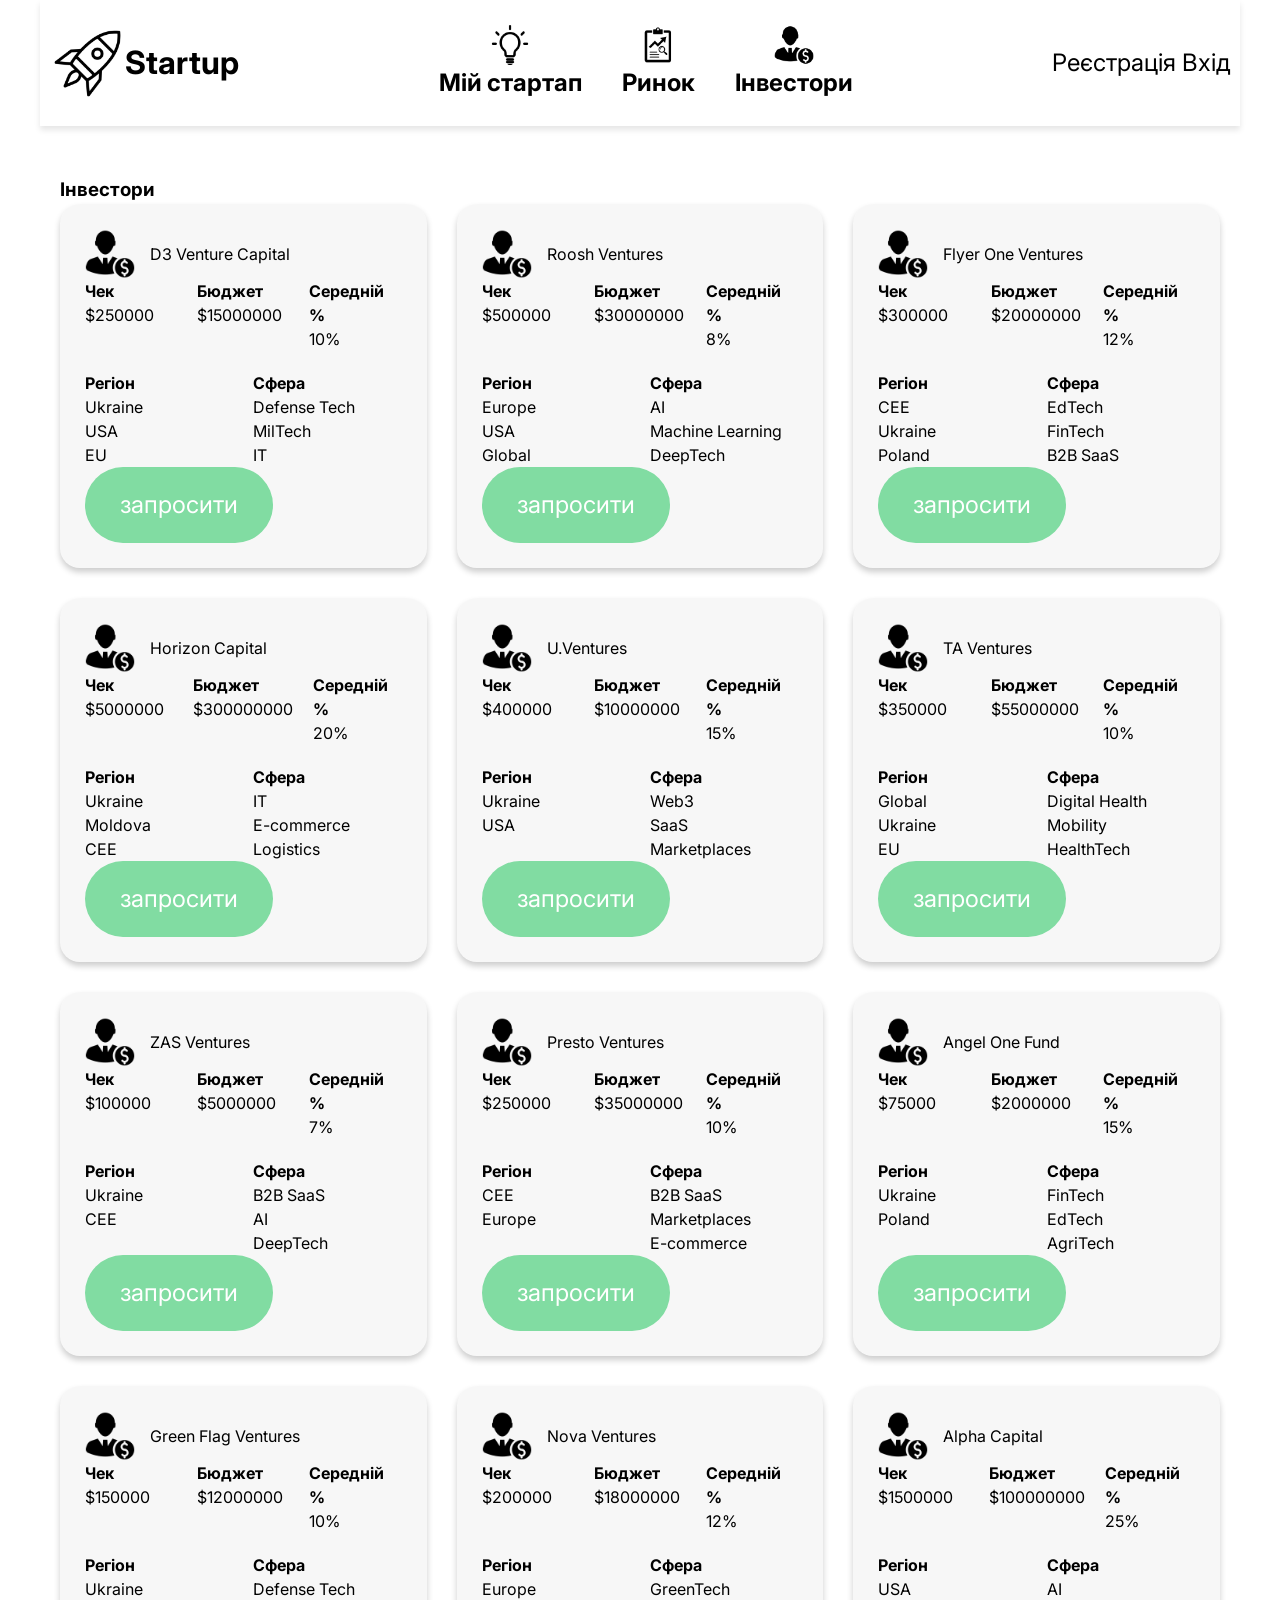
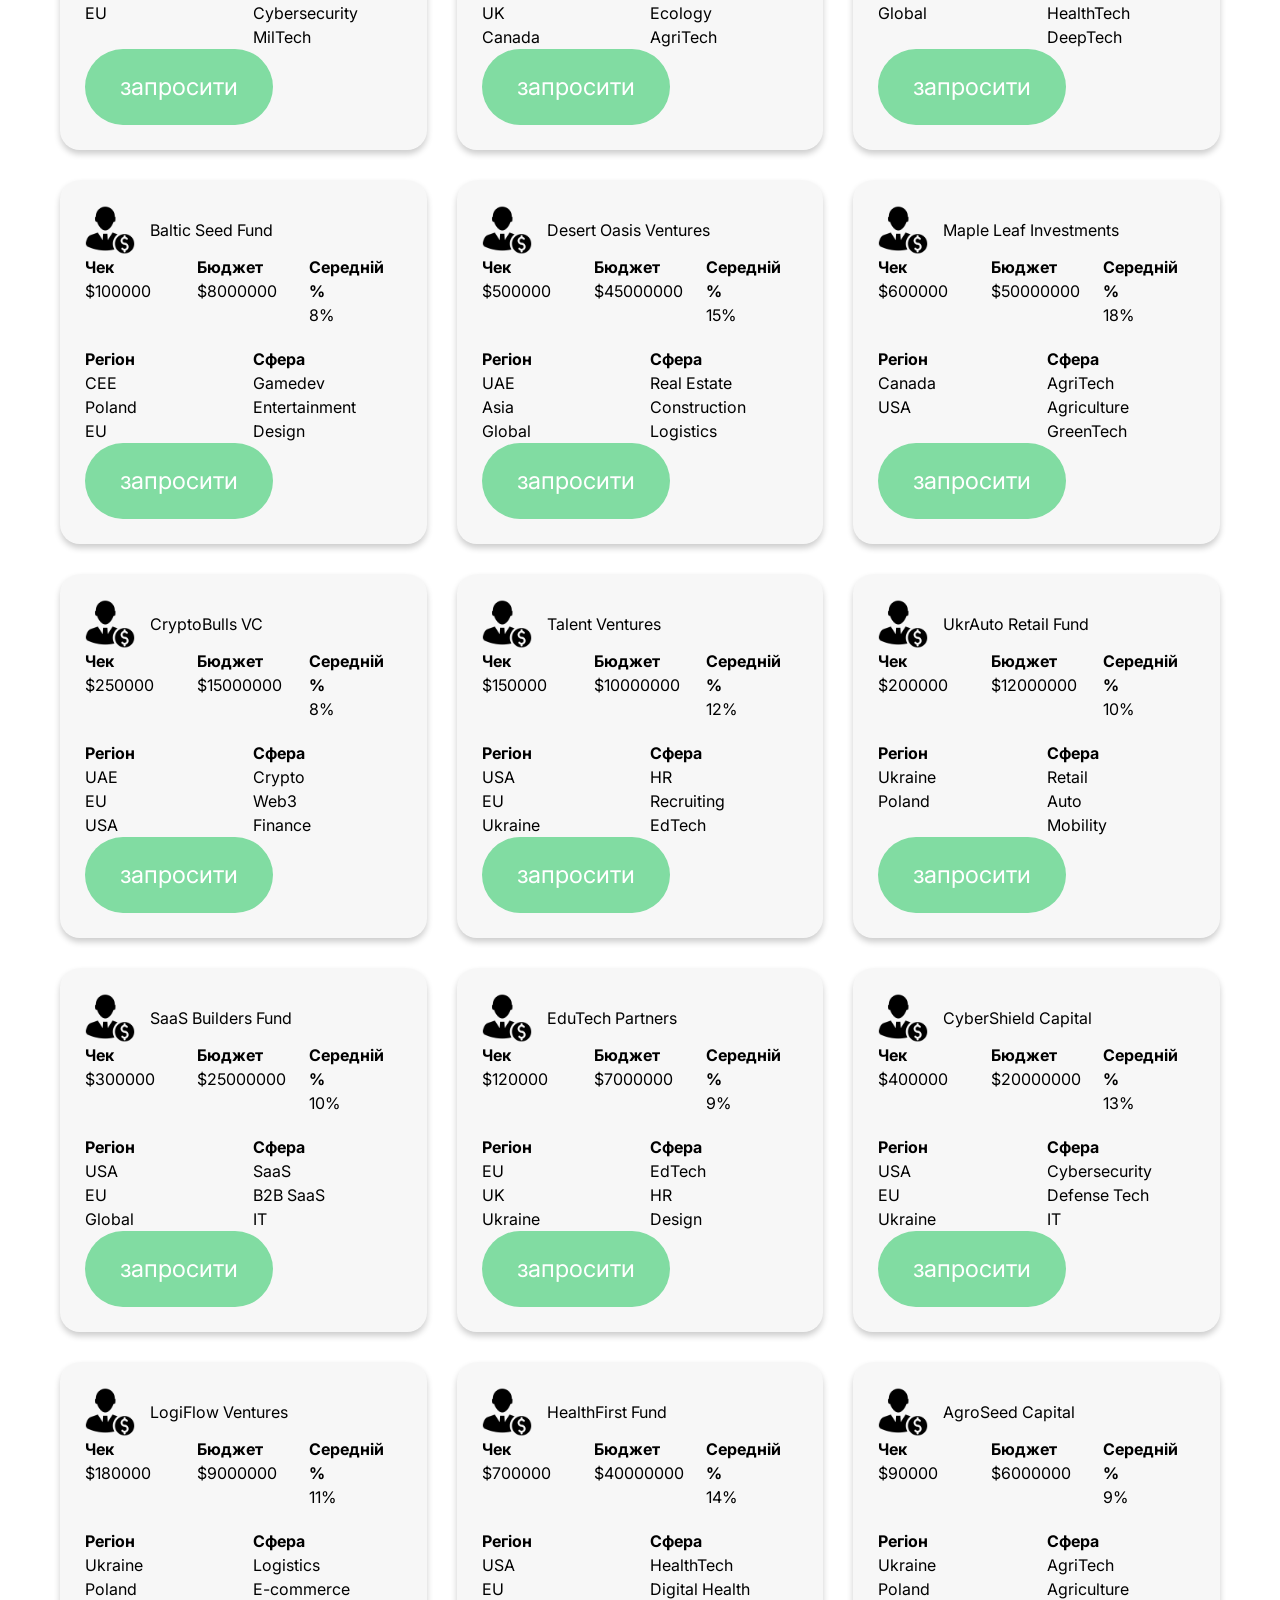
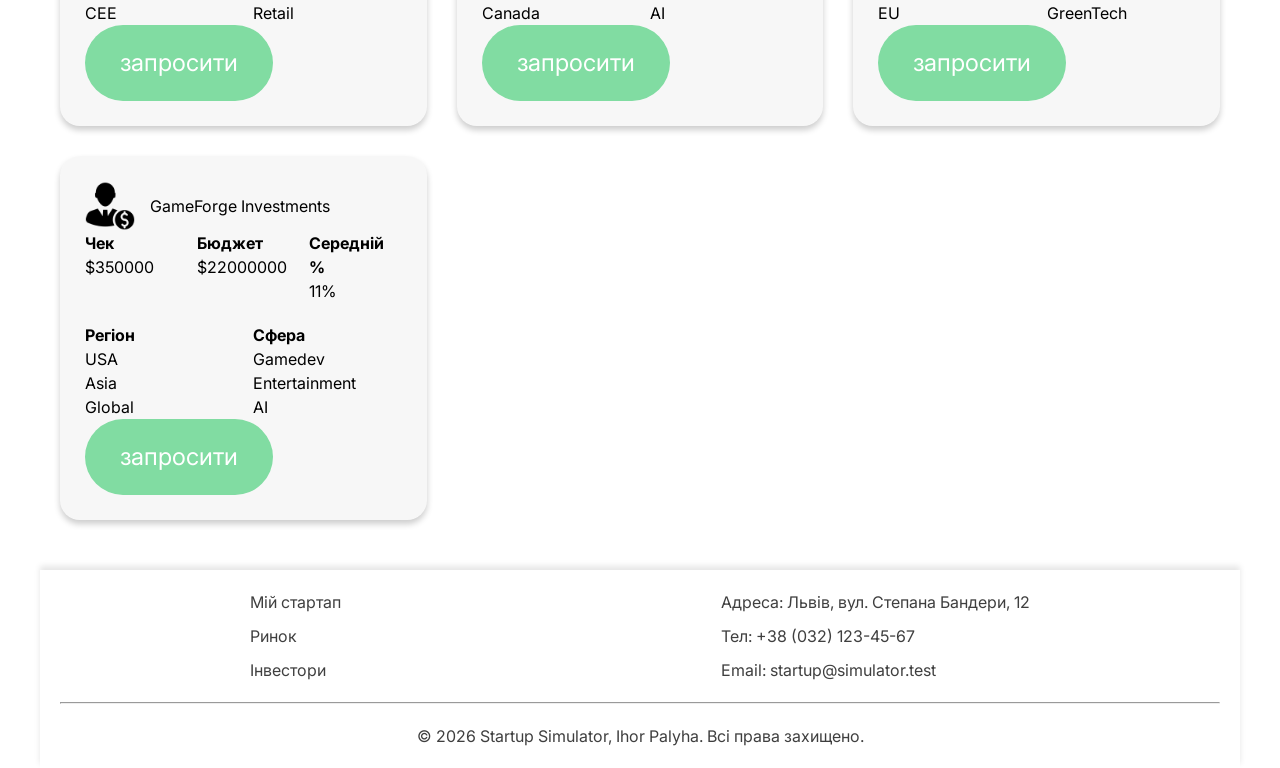
<file: lab2/pages/investors.html>
<!doctype html>
<html lang="en">
  <head>
    <meta charset="UTF-8" />
    <meta name="viewport" content="width=device-width, initial-scale=1.0" />
    <title>Startup investors</title>
    <link
      href="https://fonts.googleapis.com/css2?family=Inter:wght@300&display=swap"
      rel="stylesheet"
    />
    <link rel="stylesheet" href="../src/css/clear.css" />
    <link rel="stylesheet" href="../src/css/main.css" />
    <link rel="stylesheet" href="../src/css/investors.css" />
    <script type="module" src="../src/js/investors.js"></script>
    <script type="module" src="../src/js/storage.js"></script>
    <script type="module" src="../src/js/menu.js"></script>
    <script type="module" src="../src/js/userControl.js"></script>
  </head>
  <body>
    <script src="../src/js/authCheck.js"></script>
    <header class="header wrapper">
      <a href="../index.html" class="header-main">
        <img class="header-logo" src="../src/images/logo-icon.png" />
        <h1 class="header-text">Startup</h1>
      </a>
      <button class="burger" id="burger" aria-label="Меню">
        <span></span>
        <span></span>
        <span></span>
      </button>

      <nav id="nav" class="navigation">
        <ul class="navigation-list">
          <li>
            <a href="../pages/my-startup.html" class="navigation-item">
              <img
                class="navigation-icon"
                src="../src/images/startup-icon.png"
                alt="Мій стартап"
              />
              <h2 class="navigation-text">Мій стартап</h2>
            </a>
          </li>
          <li>
            <a href="../pages/market.html" class="navigation-item">
              <img
                class="navigation-icon"
                src="../src/images/market-icon.png"
                alt="Ринок"
              />
              <h2 class="navigation-text">Ринок</h2>
            </a>
          </li>
          <li>
            <a href="../pages/investors.html" class="navigation-item">
              <img
                class="navigation-icon"
                src="../src/images/investor-icon.png"
                alt="Інвестори"
              />
              <h2 class="navigation-text">Інвестори</h2>
            </a>
          </li>
        </ul>
      </nav>
      <div class="auth guest-only">
        <a class="auth-item" href="../pages/register.html">Реєстрація</a>
        <a class="auth-item" href="../pages/login.html">Вхід</a>
      </div>
      <div class="auth auth-only">
        <a class="auth-item" onclick="logout()">Вихід</a>
      </div>
    </header>

    <main class="wrapper">
      <section id="investors" class="investors-section">
        <h3 class="investors-title">Інвестори</h3>

        <ul class="investor-list" id="investor-list"></ul>
      </section>
    </main>

    <footer class="footer wrapper">
      <div class="footer-content">
        <nav class="footer-navigation">
          <ul class="footer-navigation-list">
            <li class="footer-navigation-item">
              <a href="../pages/my-startup.html">Мій стартап </a>
            </li>
            <li class="footer-navigation-item">
              <a href="../pages/market.html">Ринок </a>
            </li>
            <li class="footer-navigation-item">
              <a href="../pages/investors.html">Інвестори </a>
            </li>
          </ul>
        </nav>
        <ul class="footer-address-list">
          <li>Адреса: Львів, вул. Степана Бандери, 12</li>
          <li>Тел: +38 (032) 123-45-67</li>
          <li>Email: startup@simulator.test</li>
        </ul>
      </div>
      <hr />
      <p class="footer-author">
        © 2026 Startup Simulator, Ihor Palyha. Всі права захищено.
      </p>
    </footer>
  </body>
</html>
</file>
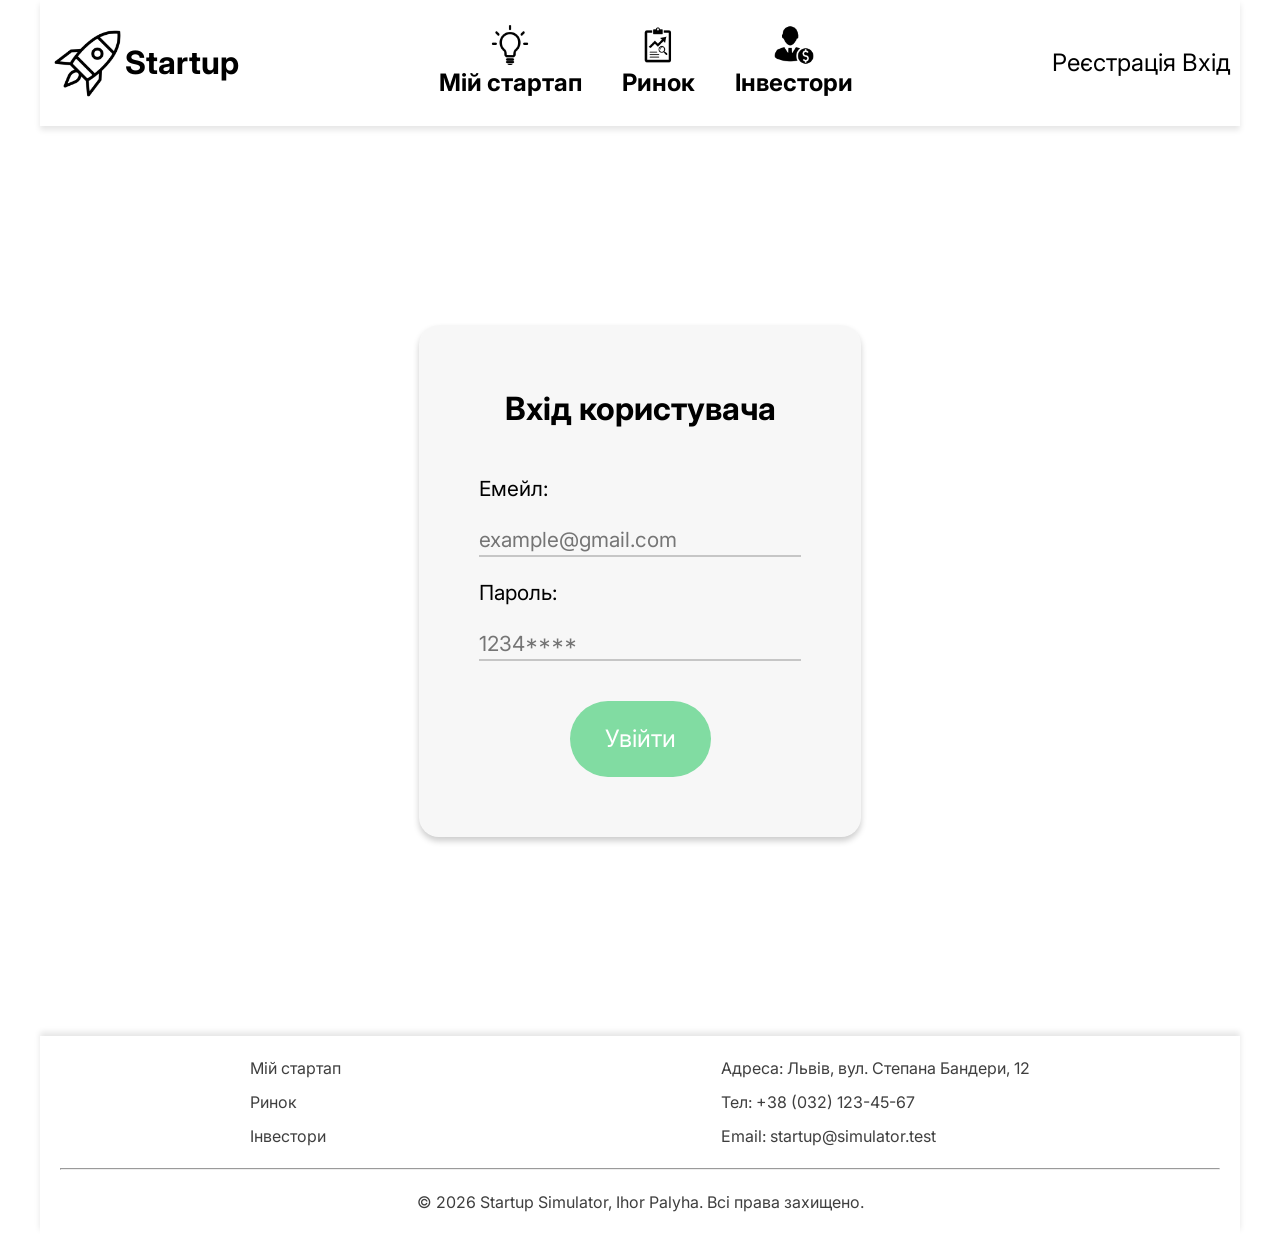
<file: lab2/pages/login.html>
<!doctype html>
<html lang="en">
  <head>
    <meta charset="UTF-8" />
    <meta name="viewport" content="width=device-width, initial-scale=1.0" />
    <title>Startup login</title>
    <link
      href="https://fonts.googleapis.com/css2?family=Inter:wght@300&display=swap"
      rel="stylesheet"
    />
    <link rel="stylesheet" href="../src/css/clear.css" />
    <link rel="stylesheet" href="../src/css/main.css" />
    <link rel="stylesheet" href="../src/css/login.css" />
    <script type="module" src="../src/js/storage.js"></script>
    <script type="module" src="../src/js/login.js"></script>
    <script type="module" src="../src/js/menu.js"></script>
  </head>
  <body>
    <script src="../src/js/authCheck.js"></script>
    <header class="header wrapper">
      <a href="../index.html" class="header-main">
        <img class="header-logo" src="../src/images/logo-icon.png" />
        <h1 class="header-text">Startup</h1>
      </a>
      <button class="burger" id="burger" aria-label="Меню">
        <span></span>
        <span></span>
        <span></span>
      </button>

      <nav id="nav" class="navigation">
        <ul class="navigation-list">
          <li>
            <a href="../pages/my-startup.html" class="navigation-item">
              <img
                class="navigation-icon"
                src="../src/images/startup-icon.png"
                alt="Мій стартап"
              />
              <h2 class="navigation-text">Мій стартап</h2>
            </a>
          </li>
          <li>
            <a href="../pages/market.html" class="navigation-item">
              <img
                class="navigation-icon"
                src="../src/images/market-icon.png"
                alt="Ринок"
              />
              <h2 class="navigation-text">Ринок</h2>
            </a>
          </li>
          <li>
            <a href="../pages/investors.html" class="navigation-item">
              <img
                class="navigation-icon"
                src="../src/images/investor-icon.png"
                alt="Інвестори"
              />
              <h2 class="navigation-text">Інвестори</h2>
            </a>
          </li>
        </ul>
      </nav>
      <div class="auth guest-only">
        <a class="auth-item" href="../pages/register.html">Реєстрація</a>
        <a class="auth-item" href="../pages/login.html">Вхід</a>
      </div>
      <div class="auth auth-only">
        <a class="auth-item" onclick="logout()">Вихід</a>
      </div>
    </header>

    <main class="wrapper">
      <section id="login" class="login-section">
        <form class="login-form" id="login-form">
          <h3 class="login-title">Вхід користувача</h3>
          <div class="login-form-content">
            <div class="login-item">
              <label class="login-label" for="email"> Емейл: </label>
              <input
                required
                class="login-input"
                name="email"
                type="email"
                placeholder="example@gmail.com"
              />
            </div>

            <div class="login-item">
              <label class="login-label" for="password"> Пароль: </label>
              <input
                required
                class="login-input"
                name="password"
                type="password"
                placeholder="1234****"
                minlength="8"
                maxlength="16"
              />
            </div>
          </div>
          <button class="button green">Увійти</button>
        </form>
      </section>
    </main>

    <footer class="footer wrapper">
      <div class="footer-content">
        <nav class="footer-navigation">
          <ul class="footer-navigation-list">
            <li class="footer-navigation-item">
              <a href="../pages/my-startup.html">Мій стартап </a>
            </li>
            <li class="footer-navigation-item">
              <a href="../pages/market.html">Ринок </a>
            </li>
            <li class="footer-navigation-item">
              <a href="../pages/investors.html">Інвестори </a>
            </li>
          </ul>
        </nav>
        <ul class="footer-address-list">
          <li>Адреса: Львів, вул. Степана Бандери, 12</li>
          <li>Тел: +38 (032) 123-45-67</li>
          <li>Email: startup@simulator.test</li>
        </ul>
      </div>
      <hr />
      <p class="footer-author">
        © 2026 Startup Simulator, Ihor Palyha. Всі права захищено.
      </p>
    </footer>
  </body>
</html>
</file>
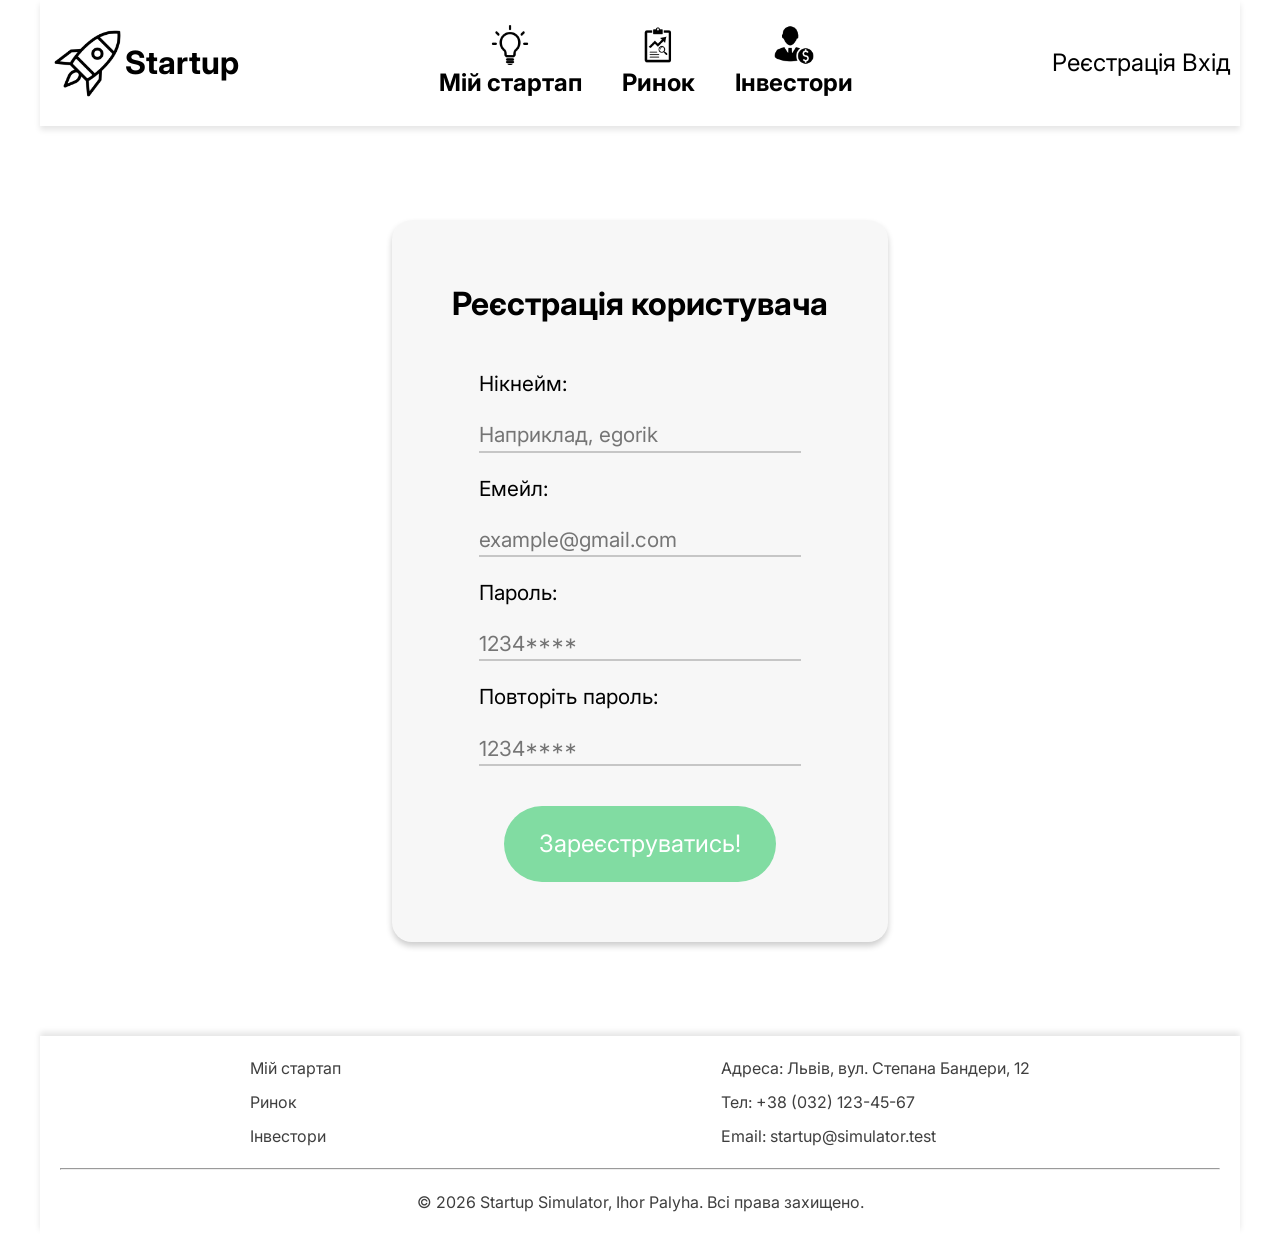
<file: lab2/pages/register.html>
<!doctype html>
<html lang="en">
  <head>
    <meta charset="UTF-8" />
    <meta name="viewport" content="width=device-width, initial-scale=1.0" />
    <title>Startup register</title>
    <link
      href="https://fonts.googleapis.com/css2?family=Inter:wght@300&display=swap"
      rel="stylesheet"
    />
    <link rel="stylesheet" href="../src/css/clear.css" />
    <link rel="stylesheet" href="../src/css/main.css" />
    <link rel="stylesheet" href="../src/css/register.css" />
    <script type="module" src="../src/js/storage.js"></script>
    <script type="module" src="../src/js/register.js"></script>
    <script type="module" src="../src/js/menu.js"></script>
  </head>
  <body>
    <script src="../src/js/authCheck.js"></script>
    <header class="header wrapper">
      <a href="../index.html" class="header-main">
        <img class="header-logo" src="../src/images/logo-icon.png" />
        <h1 class="header-text">Startup</h1>
      </a>
      <button class="burger" id="burger" aria-label="Меню">
        <span></span>
        <span></span>
        <span></span>
      </button>

      <nav id="nav" class="navigation">
        <ul class="navigation-list">
          <li>
            <a href="../pages/my-startup.html" class="navigation-item">
              <img
                class="navigation-icon"
                src="../src/images/startup-icon.png"
                alt="Мій стартап"
              />
              <h2 class="navigation-text">Мій стартап</h2>
            </a>
          </li>
          <li>
            <a href="../pages/market.html" class="navigation-item">
              <img
                class="navigation-icon"
                src="../src/images/market-icon.png"
                alt="Ринок"
              />
              <h2 class="navigation-text">Ринок</h2>
            </a>
          </li>
          <li>
            <a href="../pages/investors.html" class="navigation-item">
              <img
                class="navigation-icon"
                src="../src/images/investor-icon.png"
                alt="Інвестори"
              />
              <h2 class="navigation-text">Інвестори</h2>
            </a>
          </li>
        </ul>
      </nav>
      <div class="auth guest-only">
        <a class="auth-item" href="../pages/register.html">Реєстрація</a>
        <a class="auth-item" href="../pages/login.html">Вхід</a>
      </div>
      <div class="auth auth-only">
        <a class="auth-item" onclick="logout()">Вихід</a>
      </div>
    </header>

    <main class="wrapper">
      <section id="register" class="register-section">
        <form class="register-form" id="register-form">
          <h3 class="register-title">Реєстрація користувача</h3>
          <div class="register-form-content">
            <div class="register-item">
              <label class="register-label" for="nickname"> Нікнейм: </label>
              <input
                required
                class="register-input"
                name="nickname"
                placeholder="Наприклад, egorik"
              />
            </div>

            <div class="register-item">
              <label class="register-label" for="email"> Емейл: </label>
              <input
                required
                class="register-input"
                name="email"
                type="email"
                placeholder="example@gmail.com"
              />
            </div>

            <div class="register-item">
              <label class="register-label" for="password"> Пароль: </label>
              <input
                required
                class="register-input"
                name="password"
                type="password"
                placeholder="1234****"
                minlength="8"
                maxlength="16"
              />
            </div>

            <div class="register-item">
              <label class="register-label" for="repeat-password">
                Повторіть пароль:
              </label>
              <input
                required
                class="register-input"
                name="repeat-password"
                type="password"
                placeholder="1234****"
                minlength="8"
                maxlength="16"
              />
            </div>
          </div>
          <button class="button green">Зареєструватись!</button>
        </form>
      </section>
    </main>

    <footer class="footer wrapper">
      <div class="footer-content">
        <nav class="footer-navigation">
          <ul class="footer-navigation-list">
            <li class="footer-navigation-item">
              <a href="../pages/my-startup.html">Мій стартап </a>
            </li>
            <li class="footer-navigation-item">
              <a href="../pages/market.html">Ринок </a>
            </li>
            <li class="footer-navigation-item">
              <a href="../pages/investors.html">Інвестори </a>
            </li>
          </ul>
        </nav>
        <ul class="footer-address-list">
          <li>Адреса: Львів, вул. Степана Бандери, 12</li>
          <li>Тел: +38 (032) 123-45-67</li>
          <li>Email: startup@simulator.test</li>
        </ul>
      </div>
      <hr />
      <p class="footer-author">
        © 2026 Startup Simulator, Ihor Palyha. Всі права захищено.
      </p>
    </footer>
  </body>
</html>
</file>
<file: lab1/src/css/clear.css>
*,
*::before,
*::after {
    box-sizing: border-box;
    margin: 0;
    padding: 0;
}

html,
body {
    height: 100%;
}

body {
    min-height: 100vh;
    line-height: 1.5;
    font-family: 'Inter', 'Arial', sans-serif;
}

ul,
ol {
    list-style: none;
}

a {
    text-decoration: none;
    color: inherit;
}

img {
    max-width: 100%;
    display: block;
}

input,
textarea,
select {
    font: inherit;
    border: none;
    background: none;
}

button {
    font: inherit;
    cursor: pointer;
}
</file>
<file: lab1/src/css/main.css>
.wrapper {
    max-width: 1200px;
    margin: 0 auto;
    padding: 0px 20px;
}



.header {
    display: flex;
    justify-content: space-between;
    align-items: center;
    padding: 20px 10px;
    box-shadow: 0px 4px 6px rgba(0, 0, 0, 0.1);
}

.header-main {
    display: flex;
    align-items: center;
}

.header-logo {
    width: 75px;
    height: 75px;
}

.navigation-list {
    display: flex;
}

.navigation-item {
    display: grid;
    justify-items: center;
    border-radius: 40px;
    padding: 5px 20px;
    transition: background-color 0.3s;
}

.navigation-item:hover {
    background-color: #E9E9E9;
}

.navigation-icon {
    width: 40px;
    height: 40px;
}



.auth {
    display: flex;
    gap: 25px;
    font-size: 1.5em;
}

.auth-item {
    border-bottom: 5px solid transparent;
    transition: border-bottom-color 0.3s;
}

.auth-item:hover {
    border-bottom-color: #000000;
}


section {
    min-height: 90vh;
    margin: 50px 0px;
}


.footer {
    color: #3F3F3F;
    box-shadow: 0px -4px 6px rgba(0, 0, 0, 0.1);
}

.footer-content,
.footer-author {
    padding: 20px 0px;
}

.footer-content {
    display: flex;
    justify-content: space-around;
}

.footer-navigation-list,
.footer-address-list {
    display: grid;
    gap: 10px;
}


.footer-author {
    text-align: center;
}



.button {
    padding: 20px 35px;
    border: none;
    border-radius: 55px;
    color: white;
    font-size: 1.5em;
    transition: background-color 0.2s;
    background-color: #999999;
    width: fit-content;
}

.button:hover {
    background-color: #5C5C5C;
}

.button:active {
    background-color: #000000;
}



.button.green {
    background-color: #81DCA2;
}

.button.green:hover {
    background-color: #53A671;
}

.button.green:active {
    background-color: #2E6A44;
}



.button.red {
    background-color: #FF7A7A;
}

.button.red:hover {
    background-color: #FF4A4A;
}

.button.red:active {
    background-color: #CC3333;
}



@media (max-width:900px) {

    .header {
        flex-direction: column;
        justify-content: center;
        gap: 30px;
    }

    .header-main {
        justify-content: center;
    }

    .auth {
        justify-content: center;
    }

}


@media (max-width:475px) {

    .header {
        gap: 30px;
    }

    .navigation-list {
        flex-direction: column;
        gap: 10px;
    }

    .footer-content {
        flex-direction: column;
        gap: 30px;
    }

    .navigation-item {
        display: flex;
    }

}
</file>
<file: lab1/src/css/index.css>
.main-section {
    display: flex;
    flex-direction: column;
    justify-content: center;
    align-items: center;
    gap: 50px;
}

.main-text {
    font-size: 3em;
    text-align: center;
    padding: 0px 5%;
}

.how-to-start-title {
    text-align: center;
    font-size: 2em;
}

.how-to-start-list {
    display: flex;
    flex-wrap: wrap;
    justify-content: center;
    gap: 20px;
}

.how-to-start-element {
    background-color: rgba(0, 0, 0, 0.03);
    box-shadow: 0px 4px 6px rgba(0, 0, 0, 0.1);
    border-radius: 20px;
    width: 275px;
    height: 200px;
    text-align: center;
}

.how-to-start-number {
    font-size: 5rem;
}

.how-to-start-text {
    font-size: 1.5rem;
}
</file>
<file: lab2/src/css/clear.css>
*,
*::before,
*::after {
    box-sizing: border-box;
    margin: 0;
    padding: 0;
}

html,
body {
    height: 100%;
}

body {
    min-height: 100vh;
    line-height: 1.5;
    font-family: 'Inter', 'Arial', sans-serif;
}

ul,
ol {
    list-style: none;
}

a {
    text-decoration: none;
    color: inherit;
}

img {
    max-width: 100%;
    display: block;
}

input,
textarea,
select {
    font: inherit;
    border: none;
    background: none;
}

button {
    font: inherit;
    cursor: pointer;
}
</file>
<file: lab2/src/css/main.css>
.wrapper {
    max-width: 1200px;
    margin: 0 auto;
    padding: 0px 20px;
}



.header {
    display: flex;
    justify-content: space-between;
    align-items: center;
    padding: 20px 10px;
    box-shadow: 0px 4px 6px rgba(0, 0, 0, 0.1);
}

.header-main {
    display: flex;
    align-items: center;
}

.header-logo {
    width: 75px;
    height: 75px;
}

.navigation-list {
    display: flex;
}

.navigation-item {
    display: grid;
    justify-items: center;
    border-radius: 40px;
    padding: 5px 20px;
    transition: background-color 0.3s;
}

.navigation-item:hover {
    background-color: #E9E9E9;
}

.navigation-icon {
    width: 40px;
    height: 40px;
}



.auth {
    display: flex;
    gap: 25px;
    font-size: 1.5em;
}

.auth-item {
    border-bottom: 5px solid transparent;
    transition: border-bottom-color 0.3s;
}

.auth-item:hover {
    border-bottom-color: #000000;
}

.burger {
    display: none;
    flex-direction: column;
    justify-content: space-between;
    width: 30px;
    height: 22px;
    background: none;
    border: none;
    cursor: pointer;
    padding: 0;
    z-index: 10;
}

.burger span {
    display: block;
    height: 3px;
    background: #000;
    border-radius: 2px;
    transition: transform 0.3s, opacity 0.3s;
}

.burger.open span:nth-child(1) {
    transform: translateY(9.5px) rotate(45deg);
}

.burger.open span:nth-child(2) {
    opacity: 0;
}

.burger.open span:nth-child(3) {
    transform: translateY(-9.5px) rotate(-45deg);
}


section {
    min-height: 90vh;
    margin: 50px 0px;
}


.footer {
    color: #3F3F3F;
    box-shadow: 0px -4px 6px rgba(0, 0, 0, 0.1);
}

.footer-content,
.footer-author {
    padding: 20px 0px;
}

.footer-content {
    display: flex;
    justify-content: space-around;
}

.footer-navigation-list,
.footer-address-list {
    display: grid;
    gap: 10px;
}


.footer-author {
    text-align: center;
}



.button {
    padding: 20px 35px;
    border: none;
    border-radius: 55px;
    color: white;
    font-size: 1.5em;
    transition: background-color 0.2s;
    background-color: #999999;
    width: fit-content;
}

.button:hover {
    background-color: #5C5C5C;
}

.button:active {
    background-color: #000000;
}



.button.green {
    background-color: #81DCA2;
}

.button.green:hover {
    background-color: #53A671;
}

.button.green:active {
    background-color: #2E6A44;
}



.button.red {
    background-color: #FF7A7A;
}

.button.red:hover {
    background-color: #FF4A4A;
}

.button.red:active {
    background-color: #CC3333;
}


.button.no-active {
    background-color: rgba(0, 0, 0, 0.8);
    cursor: default;
}


.auth-only,
.company-only,
.no-company-only {
    display: none;
}

.guest-only,
.no-company-only {
    display: block;
}

body.logged-in .guest-only {
    display: none;
}

body.logged-in .auth-only {
    display: block;
}

body.logged-in .no-company-only {
    display: block;
}

body.logged-in.has-company .no-company-only {
    display: none;
}

body.logged-in.has-company .company-only {
    display: block;
}


@media (max-width:900px) {

    .header {
        flex-direction: column;
        gap: 30px;
    }
}

@media (max-width: 475px) {
    .header {
        flex-direction: row;
        flex-wrap: wrap;
        align-items: center;
        gap: 10px;
    }

    .burger {
        display: flex;
    }

    .navigation,
    .auth,
    .auth-only {
        width: 100%;
        max-height: 0;
        overflow: hidden;
        transition: max-height 0.35s ease;
    }

    .auth,
    .auth-only {
        text-align: center;
    }

    .navigation.open {
        max-height: 400px;
    }

    .auth.open,
    .auth-only.open {
        max-height: 100px;
    }

    .navigation-list {
        flex-direction: column;
        align-items: center;
        gap: 10px;
    }

    .navigation-item {
        display: flex;
    }

    .footer-content {
        flex-direction: column;
        gap: 30px;
    }
}
</file>
<file: lab2/src/css/index.css>
.main-section {
    display: flex;
    flex-direction: column;
    justify-content: center;
    align-items: center;
    gap: 50px;
}

.main-text {
    font-size: 3em;
    text-align: center;
    padding: 0px 5%;
}

.how-to-start-title {
    text-align: center;
    font-size: 2em;
}

.how-to-start-list {
    display: flex;
    flex-wrap: wrap;
    justify-content: center;
    gap: 20px;
}

.how-to-start-element {
    background-color: rgba(0, 0, 0, 0.03);
    box-shadow: 0px 4px 6px rgba(0, 0, 0, 0.1);
    border-radius: 20px;
    width: 275px;
    height: 200px;
    text-align: center;
}

.how-to-start-number {
    font-size: 5rem;
}

.how-to-start-text {
    font-size: 1.5rem;
}
</file>
<file: lab1/src/css/create-startup.css>
.startup-section {
    display: flex;
    flex-direction: column;
    justify-content: center;
    align-items: center;
}

.startup-title {
    text-align: center;
    font-size: 2em;
}

.startup-form {
    padding: 60px;
    border-radius: 20px;
    background-color: rgba(0, 0, 0, 0.03);
    box-shadow: 0px 4px 6px rgba(0, 0, 0, 0.2);
    display: flex;
    flex-direction: column;
    align-items: center;
    gap: 40px;
}

.startup-form-input {
    font-size: 1.3em;
}


textarea.startup-form-input {
    background-color: white;
    border: 1px solid #AEAEAE;
    max-width: 250px;
    max-height: 300px;
}

select.startup-form-input {
    background-color: white;
}

.startup-form-content {
    display: flex;
    flex-direction: column;
    gap: 20px
}

.startup-form-label {
    display: flex;
    gap: 10px;
}

.startup-form-item {
    display: flex;
    flex-direction: column;
    gap: 10px;
}

.startup-form input {
    border-bottom: 2px solid rgba(0, 0, 0, 0.2);
}

.startup-form-label,
.startup-form input {
    font-size: 1.3em;
}
</file>
<file: lab1/src/css/investors.css>
.investor-list {
    display: grid;
    grid-template-columns: repeat(auto-fill, minmax(280px, 2fr));
    justify-content: center;
    gap: 30px;
}

.investor-item {
    padding: 25px;
    border-radius: 20px;
    background-color: rgba(0, 0, 0, 0.03);
    box-shadow: 0px 4px 6px rgba(0, 0, 0, 0.2);
}

.investor-header {
    display: flex;
    align-items: center;
    gap: 15px;
}

.investor-icon {
    width: 50px;
    height: 50px;
}

.investor-body {
    display: flex;
    flex-direction: column;
    flex-wrap: wrap;
    gap: 20px;
}

.investor-check {
    display: grid;
    grid-template-columns: repeat(3, 1fr);
    gap: 20px;
}

.investor-info {
    display: grid;
    grid-template-columns: repeat(2, 1fr);
    gap: 20px;
}

.investor-button {
    justify-self: start;
}

.investor-button {
    justify-self: center;
}
</file>
<file: lab1/src/css/login.css>
.login-section {
    display: flex;
    flex-direction: column;
    justify-content: center;
    align-items: center;
}

.login-title {
    text-align: center;
    font-size: 2em;
}

.login-form {
    padding: 60px;
    border-radius: 20px;
    background-color: rgba(0, 0, 0, 0.03);
    box-shadow: 0px 4px 6px rgba(0, 0, 0, 0.2);
    display: flex;
    flex-direction: column;
    align-items: center;
    gap: 40px;
}

.login-form-content {
    display: flex;
    flex-direction: column;
    gap: 20px
}

.login-item {
    display: flex;
    flex-direction: column;
    gap: 20px;
}


.login-form input {
    border-bottom: 2px solid rgba(0, 0, 0, 0.2);
}

.login-label,
.login-form input {
    font-size: 1.3em;
}
</file>
<file: lab1/src/css/my-startup.css>
.my-startup-section {
    display: flex;
    flex-direction: column;
    gap: 40px;
}

.my-startup-info {
    display: flex;
    flex-wrap: wrap;
    gap: 50px;
}

.my-startup-managment {
    display: flex;
    flex-wrap: wrap;
    gap: 50px;
}

.my-startup-market {
    display: flex;
}

.my-startup-header {
    display: flex;
    align-items: center;
    gap: 20px;
}

.my-startup-item {
    display: flex;
    align-items: center;
    gap: 15px;
}

.my-startup-item img {
    width: 35px;
    height: 35px;
}

.my-startup-block {
    display: flex;
    flex-wrap: wrap;
    gap: 20px;
}

.my-startup-block-item {
    text-align: center;
    flex-wrap: wrap;
    display: flex;
}

.my-startup-block-item h4 {
    color: rgba(0, 0, 0, 0.5);
}

.my-startup-block-item>p {
    border-radius: 10px;
    padding: 10px;
}

.my-startup-block-item>p.green {
    background-color: rgba(50, 199, 72, 0.2);
    color: #1A794B;
}

.my-startup-info-block {
    background-color: #F2F2F2;
    box-shadow: 0px 4px 6px rgba(0, 0, 0, 0.2);
    width: fit-content;
    padding: 30px;
    border-radius: 10px;
    display: flex;
    flex-direction: column;
    align-items: center;
    gap: 20px;
    flex-wrap: wrap;
}

.button {
    font-size: 1.3em;
    padding: 10px 10px;
}
</file>
<file: lab1/src/css/register.css>
.register-section {
    display: flex;
    flex-direction: column;
    justify-content: center;
    align-items: center;
}

.register-title {
    text-align: center;
    font-size: 2em;
}

.register-form {
    padding: 60px;
    border-radius: 20px;
    background-color: rgba(0, 0, 0, 0.03);
    box-shadow: 0px 4px 6px rgba(0, 0, 0, 0.2);
    display: flex;
    flex-direction: column;
    align-items: center;
    gap: 40px;
}

.register-form-content {
    display: flex;
    flex-direction: column;
    gap: 20px
}

.register-label {
    display: flex;
    gap: 10px;
}


.register-form input {
    border-bottom: 2px solid rgba(0, 0, 0, 0.2);
    width: stretch;
}

.register-label,
.register-form input {
    font-size: 1.3em;
}
</file>
<file: lab2/src/css/create-startup.css>
.startup-section {
    display: flex;
    flex-direction: column;
    justify-content: center;
    align-items: center;
}

.startup-title {
    text-align: center;
    font-size: 2em;
}

.startup-form {
    padding: 60px;
    border-radius: 20px;
    background-color: rgba(0, 0, 0, 0.03);
    box-shadow: 0px 4px 6px rgba(0, 0, 0, 0.2);
    display: flex;
    flex-direction: column;
    align-items: center;
    gap: 40px;
}

.startup-form-input {
    font-size: 1.3em;
}


textarea.startup-form-input {
    background-color: white;
    border: 1px solid #AEAEAE;
    max-width: 250px;
    max-height: 300px;
}

select.startup-form-input {
    background-color: white;
}

.startup-form-content {
    display: flex;
    flex-direction: column;
    gap: 20px
}

.startup-form-label {
    display: flex;
    gap: 10px;
}

.startup-form-item {
    display: flex;
    flex-direction: column;
    gap: 10px;
}

.startup-form input {
    border-bottom: 2px solid rgba(0, 0, 0, 0.2);
}

.startup-form-label,
.startup-form input {
    font-size: 1.3em;
}
</file>
<file: lab2/src/css/investors.css>
.investor-list {
    display: grid;
    grid-template-columns: repeat(auto-fill, minmax(280px, 2fr));
    justify-content: center;
    gap: 30px;
}

.investor-item {
    padding: 25px;
    border-radius: 20px;
    background-color: rgba(0, 0, 0, 0.03);
    box-shadow: 0px 4px 6px rgba(0, 0, 0, 0.2);
}

.investor-header {
    display: flex;
    align-items: center;
    gap: 15px;
}

.investor-icon {
    width: 50px;
    height: 50px;
}

.investor-body {
    display: flex;
    flex-direction: column;
    flex-wrap: wrap;
    gap: 20px;
}

.investor-check {
    display: grid;
    grid-template-columns: repeat(3, 1fr);
    gap: 20px;
}

.investor-info {
    display: grid;
    grid-template-columns: repeat(2, 1fr);
    gap: 20px;
}

.investor-button {
    justify-self: start;
}

.investor-button {
    justify-self: center;
}
</file>
<file: lab2/src/css/login.css>
.login-section {
    display: flex;
    flex-direction: column;
    justify-content: center;
    align-items: center;
}

.login-title {
    text-align: center;
    font-size: 2em;
}

.login-form {
    padding: 60px;
    border-radius: 20px;
    background-color: rgba(0, 0, 0, 0.03);
    box-shadow: 0px 4px 6px rgba(0, 0, 0, 0.2);
    display: flex;
    flex-direction: column;
    align-items: center;
    gap: 40px;
}

.login-form-content {
    display: flex;
    flex-direction: column;
    gap: 20px
}

.login-item {
    display: flex;
    flex-direction: column;
    gap: 20px;
}


.login-form input {
    border-bottom: 2px solid rgba(0, 0, 0, 0.2);
}

.login-label,
.login-form input {
    font-size: 1.3em;
}
</file>
<file: lab2/src/css/register.css>
.register-section {
    display: flex;
    flex-direction: column;
    justify-content: center;
    align-items: center;
}

.register-title {
    text-align: center;
    font-size: 2em;
}

.register-form {
    padding: 60px;
    border-radius: 20px;
    background-color: rgba(0, 0, 0, 0.03);
    box-shadow: 0px 4px 6px rgba(0, 0, 0, 0.2);
    display: flex;
    flex-direction: column;
    align-items: center;
    gap: 40px;
}

.register-form-content {
    display: flex;
    flex-direction: column;
    gap: 20px
}

.register-item {
    display: flex;
    flex-direction: column;
    gap: 20px
}


.register-form input {
    border-bottom: 2px solid rgba(0, 0, 0, 0.2);
}

.register-label,
.register-form input {
    font-size: 1.3em;
}
</file>
